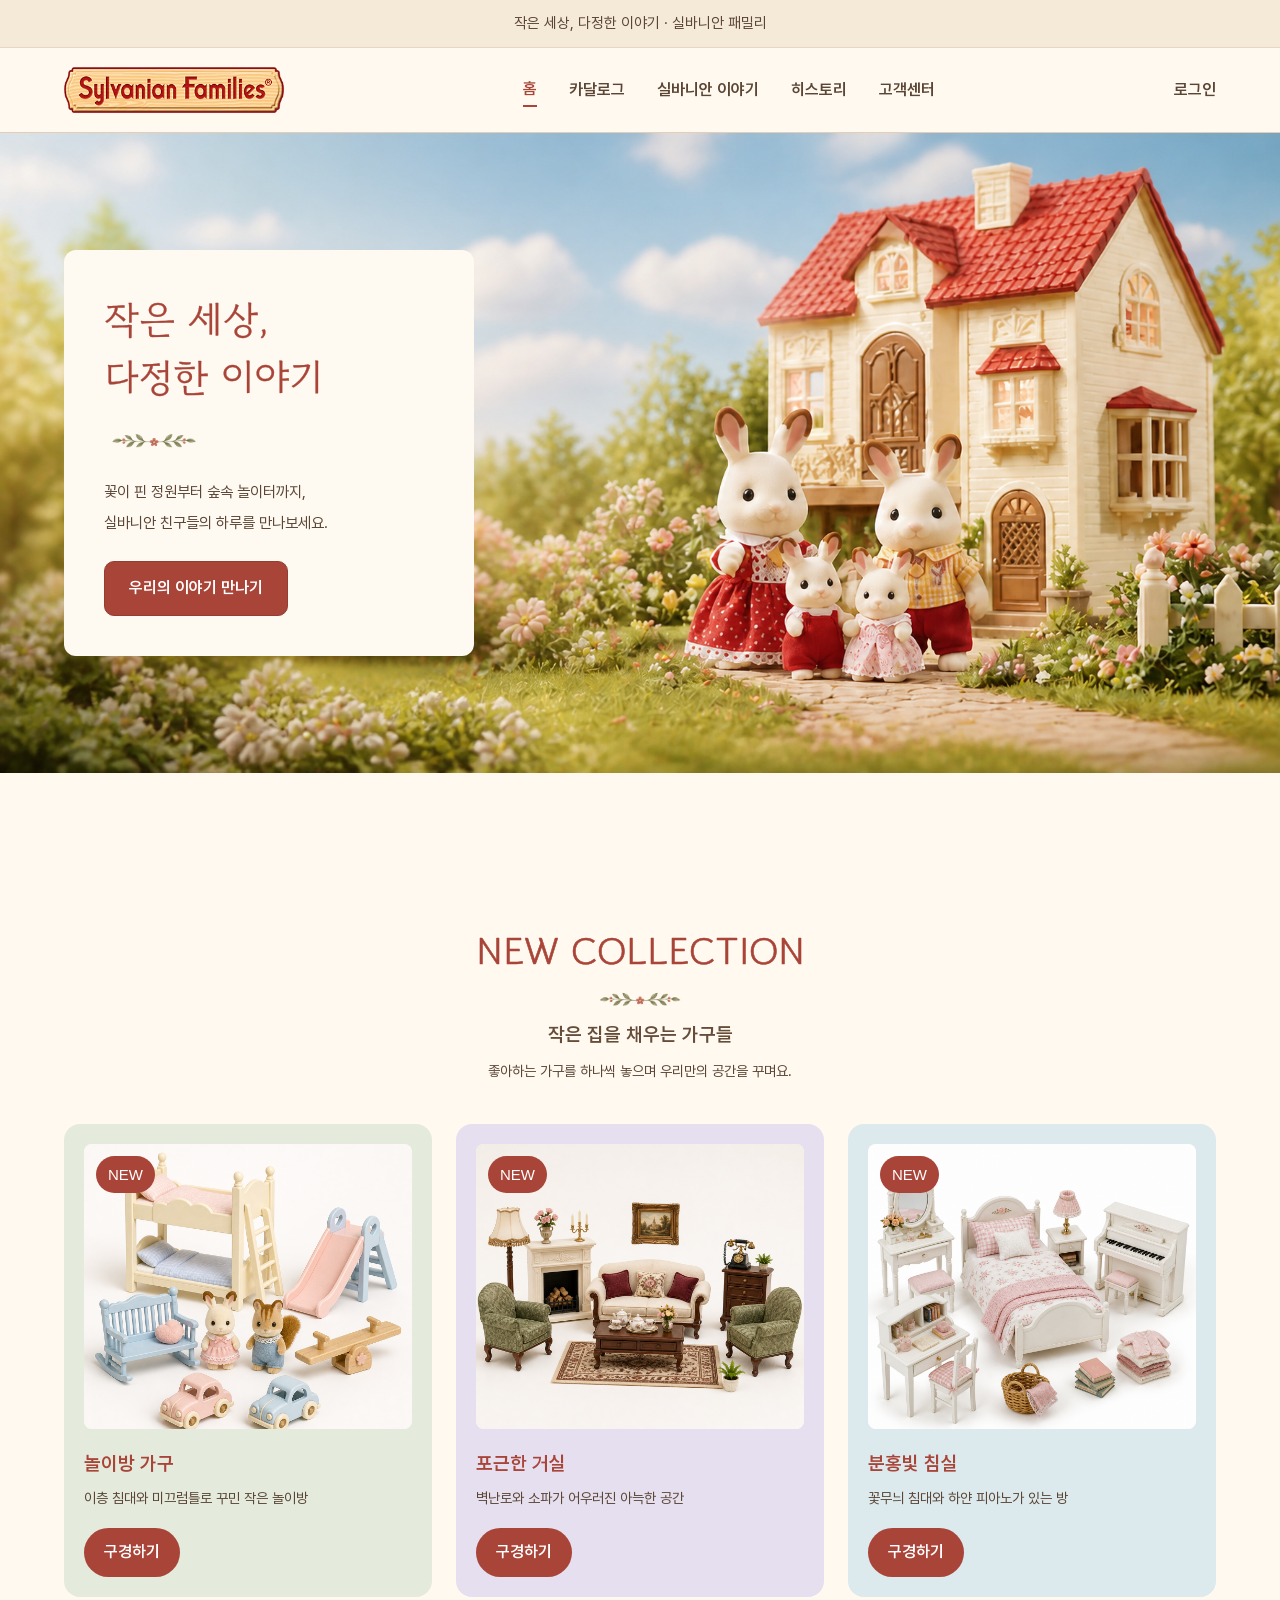
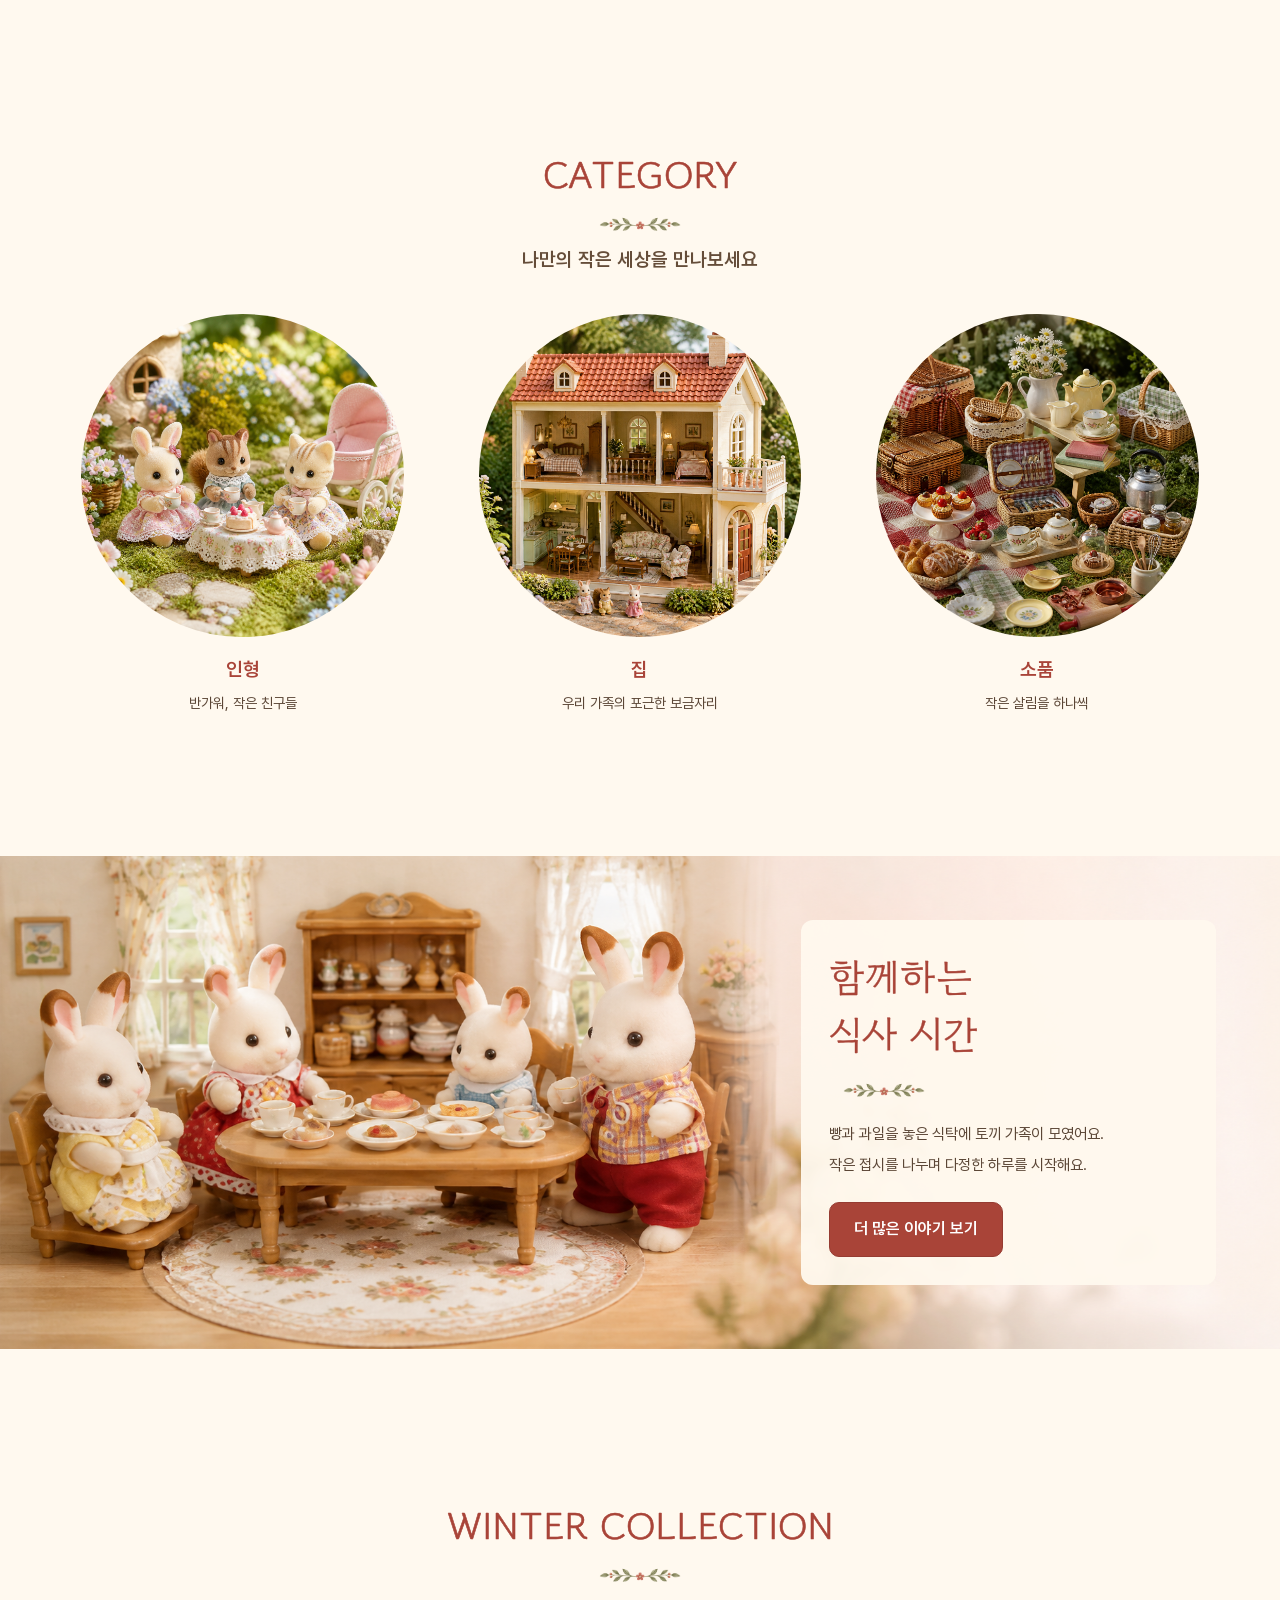
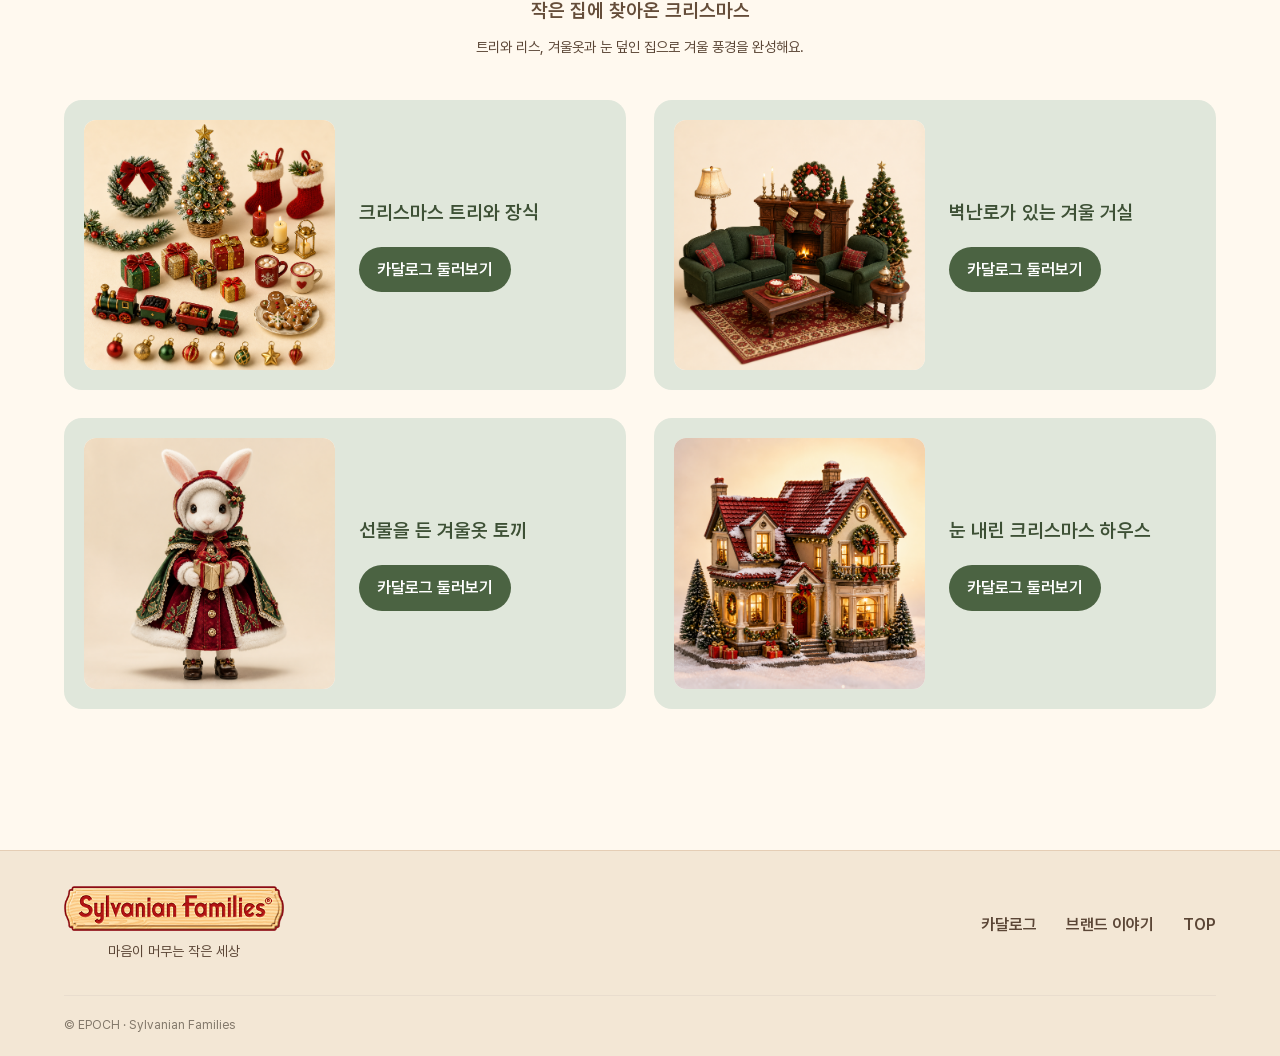
<file: index.html>
<!DOCTYPE html>
<html lang="ko">
    <head>
        <meta charset="UTF-8">
        <meta name="viewport" content="width=device-width, initial-scale=1.0">
        <title>작은 세상, 다정한 이야기 | 실바니안 패밀리</title>
        <link rel="icon" href="favicon/favicon.ico">
        <link rel="stylesheet" href="css/common.css">
        <link rel="stylesheet" href="css/main.css">
        <link rel="stylesheet" href="css/typography.css">
        <link rel="stylesheet" href="css/responsive.css">
        <script src="script/site.js" defer></script>
    </head>
    <body class="home-page">
        <a class="skip" href="#content">본문 바로가기</a>
        <div class="notice">작은 세상, 다정한 이야기 · 실바니안 패밀리</div>
        <!-- 헤더 -->
        <header class="inner">
            <a class="logo" href="index.html">
                <img src="image/logo_sp.png" alt="실바니안 패밀리">
            </a>
            <nav aria-label="주 메뉴">
                <a href="index.html" aria-current="page">홈</a>
                <a href="sub/store.html">카달로그</a>
                <a href="sub/story.html">실바니안 이야기</a>
                <a href="#" onclick="return false;">히스토리</a>
                <a href="#" onclick="return false;">고객센터</a>
            </nav>
            <a class="visit" href="#" onclick="return false;">로그인</a>
        </header>
        <main id="content">
            <!-- 메인 배너 -->
            <section class="section1" data-banner>
                <div class="inner">
                    <div class="copy">
                        <h1>작은 세상,<br>다정한 이야기</h1>
                        <img class="flower" src="image/mainflower.png" alt="">
                        <p>꽃이 핀 정원부터 숲속 놀이터까지,<br>실바니안 친구들의 하루를 만나보세요.</p>
                        <a class="button" href="sub/story.html">우리의 이야기 만나기</a>
                    </div>
                </div>
            </section>

            <!-- 신상품 -->
            <section class="section2 inner">
                <div class="title">
                    <p class="label">NEW COLLECTION</p>
                    <img class="flower" src="image/mainflower.png" alt="">
                    <h2>작은 집을 채우는 가구들</h2>
                    <p>좋아하는 가구를 하나씩 놓으며 우리만의 공간을 꾸며요.</p>
                </div>
                <div class="grid3">
                    <a class="card" href="sub/store.html?category=가구세트">
                        <div class="photo">
                            <span class="badge">NEW</span>
                            <img src="image/main/new(1).png" alt="이층 침대와 미끄럼틀로 꾸민 작은 놀이방" loading="lazy">
                        </div>
                        <h3>놀이방 가구</h3>
                        <p class="desc">이층 침대와 미끄럼틀로 꾸민 작은 놀이방</p>
                        <span class="more">구경하기</span>
                    </a>
                    <a class="card" href="sub/store.html?category=가구세트">
                        <div class="photo">
                            <span class="badge">NEW</span>
                            <img src="image/main/new(2).png" alt="벽난로와 소파가 어우러진 아늑한 공간" loading="lazy">
                        </div>
                        <h3>포근한 거실</h3>
                        <p class="desc">벽난로와 소파가 어우러진 아늑한 공간</p>
                        <span class="more">구경하기</span>
                    </a>
                    <a class="card" href="sub/store.html?category=가구세트">
                        <div class="photo">
                            <span class="badge">NEW</span>
                            <img src="image/main/new(3).png" alt="꽃무늬 침대와 하얀 피아노가 있는 방" loading="lazy">
                        </div>
                        <h3>분홍빛 침실</h3>
                        <p class="desc">꽃무늬 침대와 하얀 피아노가 있는 방</p>
                        <span class="more">구경하기</span>
                    </a>
                </div>
            </section>

            <!-- 카테고리 -->
            <section class="section3 inner">
                <div class="title">
                    <p class="label">CATEGORY</p>
                    <img class="flower" src="image/mainflower.png" alt="">
                    <h2>나만의 작은 세상을 만나보세요</h2>
                </div>
                <div class="categories">
                    <a href="sub/store.html?category=가족">
                        <img src="image/main/category(1).png" alt="정원에서 차를 마시는 동물 인형들" loading="lazy">
                        <h3>인형</h3>
                        <p>반가워, 작은 친구들</p>
                    </a>
                    <a href="sub/store.html?category=집">
                        <img src="image/main/category(3).png" alt="가구로 꾸민 빨간 지붕 이층집" loading="lazy">
                        <h3>집</h3>
                        <p>우리 가족의 포근한 보금자리</p>
                    </a>
                    <a href="sub/store.html?category=소품">
                        <img src="image/main/category(4).png" alt="피크닉 바구니와 찻잔, 주방 소품" loading="lazy">
                        <h3>소품</h3>
                        <p>작은 살림을 하나씩</p>
                    </a>
                </div>
            </section>

            <!-- 가족 이야기 -->
            <section class="section4">
                <img class="banner" src="image/main/섹션배너.png" width="2022" height="778" alt="식탁에 둘러앉아 식사하는 토끼 가족" loading="lazy">
                <div class="inner">
                    <div class="copy">
                        <h2>함께하는<br>식사 시간</h2>
                        <img class="flower" src="image/mainflower.png" alt="">
                        <p>빵과 과일을 놓은 식탁에 토끼 가족이 모였어요.<br>작은 접시를 나누며 다정한 하루를 시작해요.</p>
                        <a class="button" href="sub/story.html">더 많은 이야기 보기</a>
                    </div>
                </div>
            </section>

            <!-- 겨울 컬렉션 -->
            <section class="section5 inner">
                <div class="title">
                    <p class="label">WINTER COLLECTION</p>
                    <img class="flower" src="image/mainflower.png" alt="">
                    <h2>작은 집에 찾아온 크리스마스</h2>
                    <p>트리와 리스, 겨울옷과 눈 덮인 집으로 겨울 풍경을 완성해요.</p>
                </div>
                <div class="grid4">
                    <a class="card" href="sub/store.html">
                        <div class="photo">
                            <img src="image/main/season(1).png" alt="크리스마스 트리와 장식" loading="lazy">
                        </div>
                        <div class="winter-copy">
                            <h3>크리스마스 트리와 장식</h3>
                            <span class="more">카달로그 둘러보기</span>
                        </div>
                    </a>
                    <a class="card" href="sub/store.html">
                        <div class="photo">
                            <img src="image/main/season(2).png" alt="벽난로가 있는 겨울 거실" loading="lazy">
                        </div>
                        <div class="winter-copy">
                            <h3>벽난로가 있는 겨울 거실</h3>
                            <span class="more">카달로그 둘러보기</span>
                        </div>
                    </a>
                    <a class="card" href="sub/store.html">
                        <div class="photo">
                            <img src="image/main/season(3).png" alt="선물을 든 겨울옷 토끼" loading="lazy">
                        </div>
                        <div class="winter-copy">
                            <h3>선물을 든 겨울옷 토끼</h3>
                            <span class="more">카달로그 둘러보기</span>
                        </div>
                    </a>
                    <a class="card" href="sub/store.html">
                        <div class="photo">
                            <img src="image/main/season(4).png" alt="눈 내린 크리스마스 하우스" loading="lazy">
                        </div>
                        <div class="winter-copy">
                            <h3>눈 내린 크리스마스 하우스</h3>
                            <span class="more">카달로그 둘러보기</span>
                        </div>
                    </a>
                </div>
            </section>
        </main>
        <!-- 푸터 -->
        <footer>
            <div class="inner">
                <div class="logo">
                    <img src="image/logo_sp.png" alt="실바니안 패밀리">
                    <span>마음이 머무는 작은 세상</span>
                </div>
                <div>
                    <a href="sub/store.html">카달로그</a>
                    <a href="sub/story.html">브랜드 이야기</a>
                    <a href="#">TOP</a>
                </div>
            </div>
            <div class="inner credit">
                <small>© EPOCH · Sylvanian Families</small>
            </div>
        </footer>
    </body>
</html>
</file>
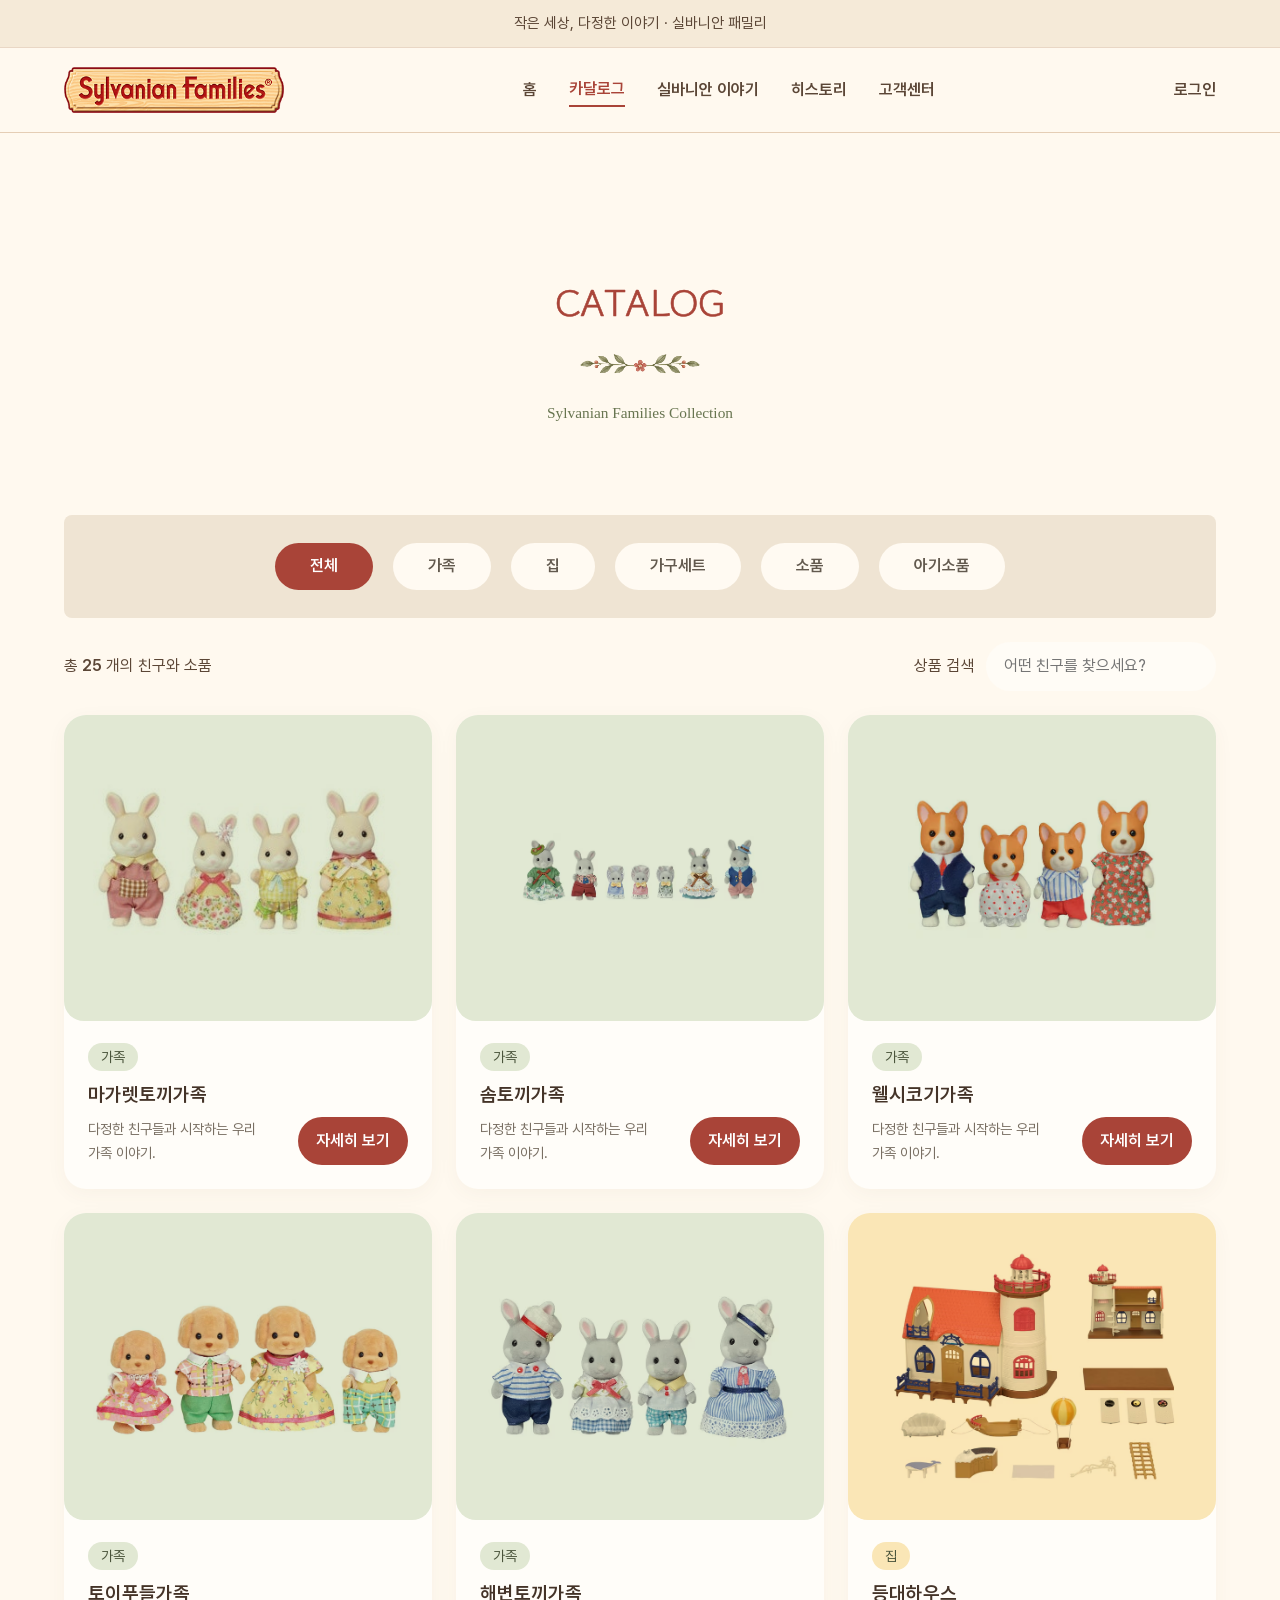
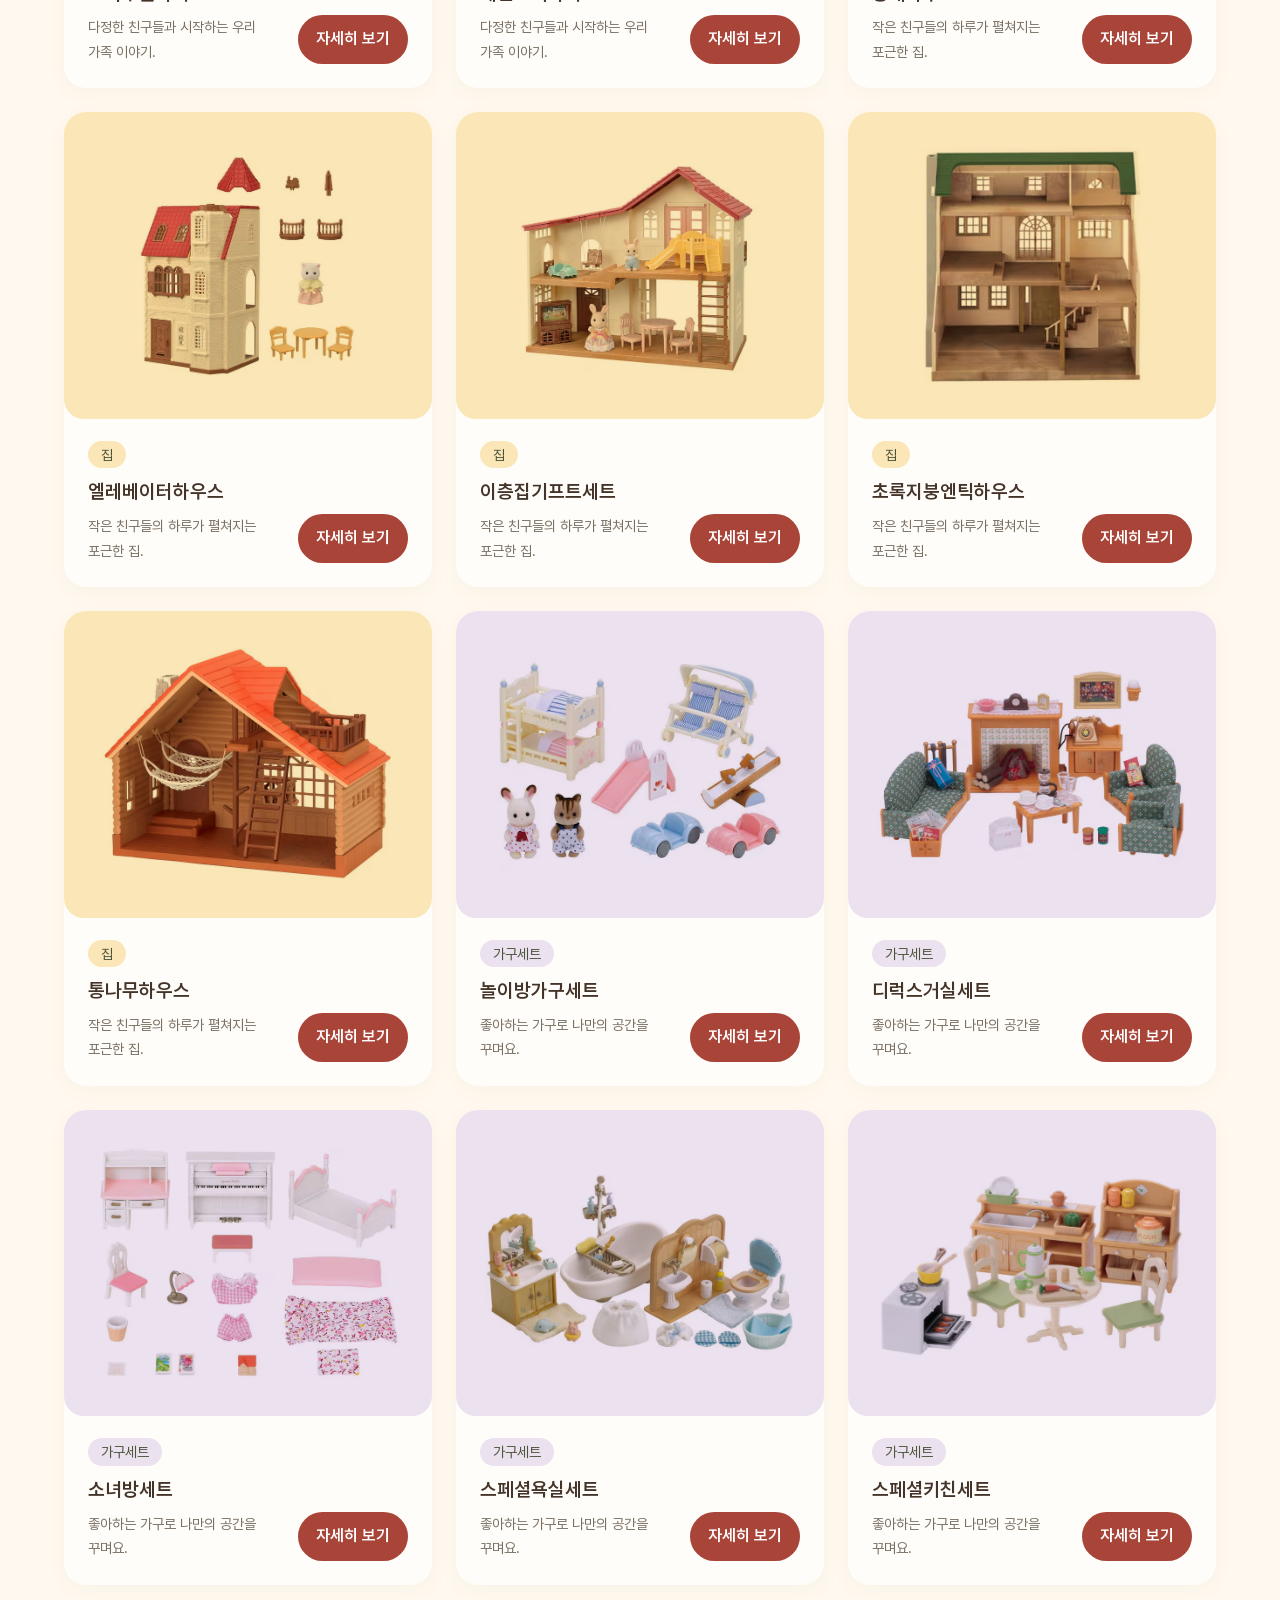
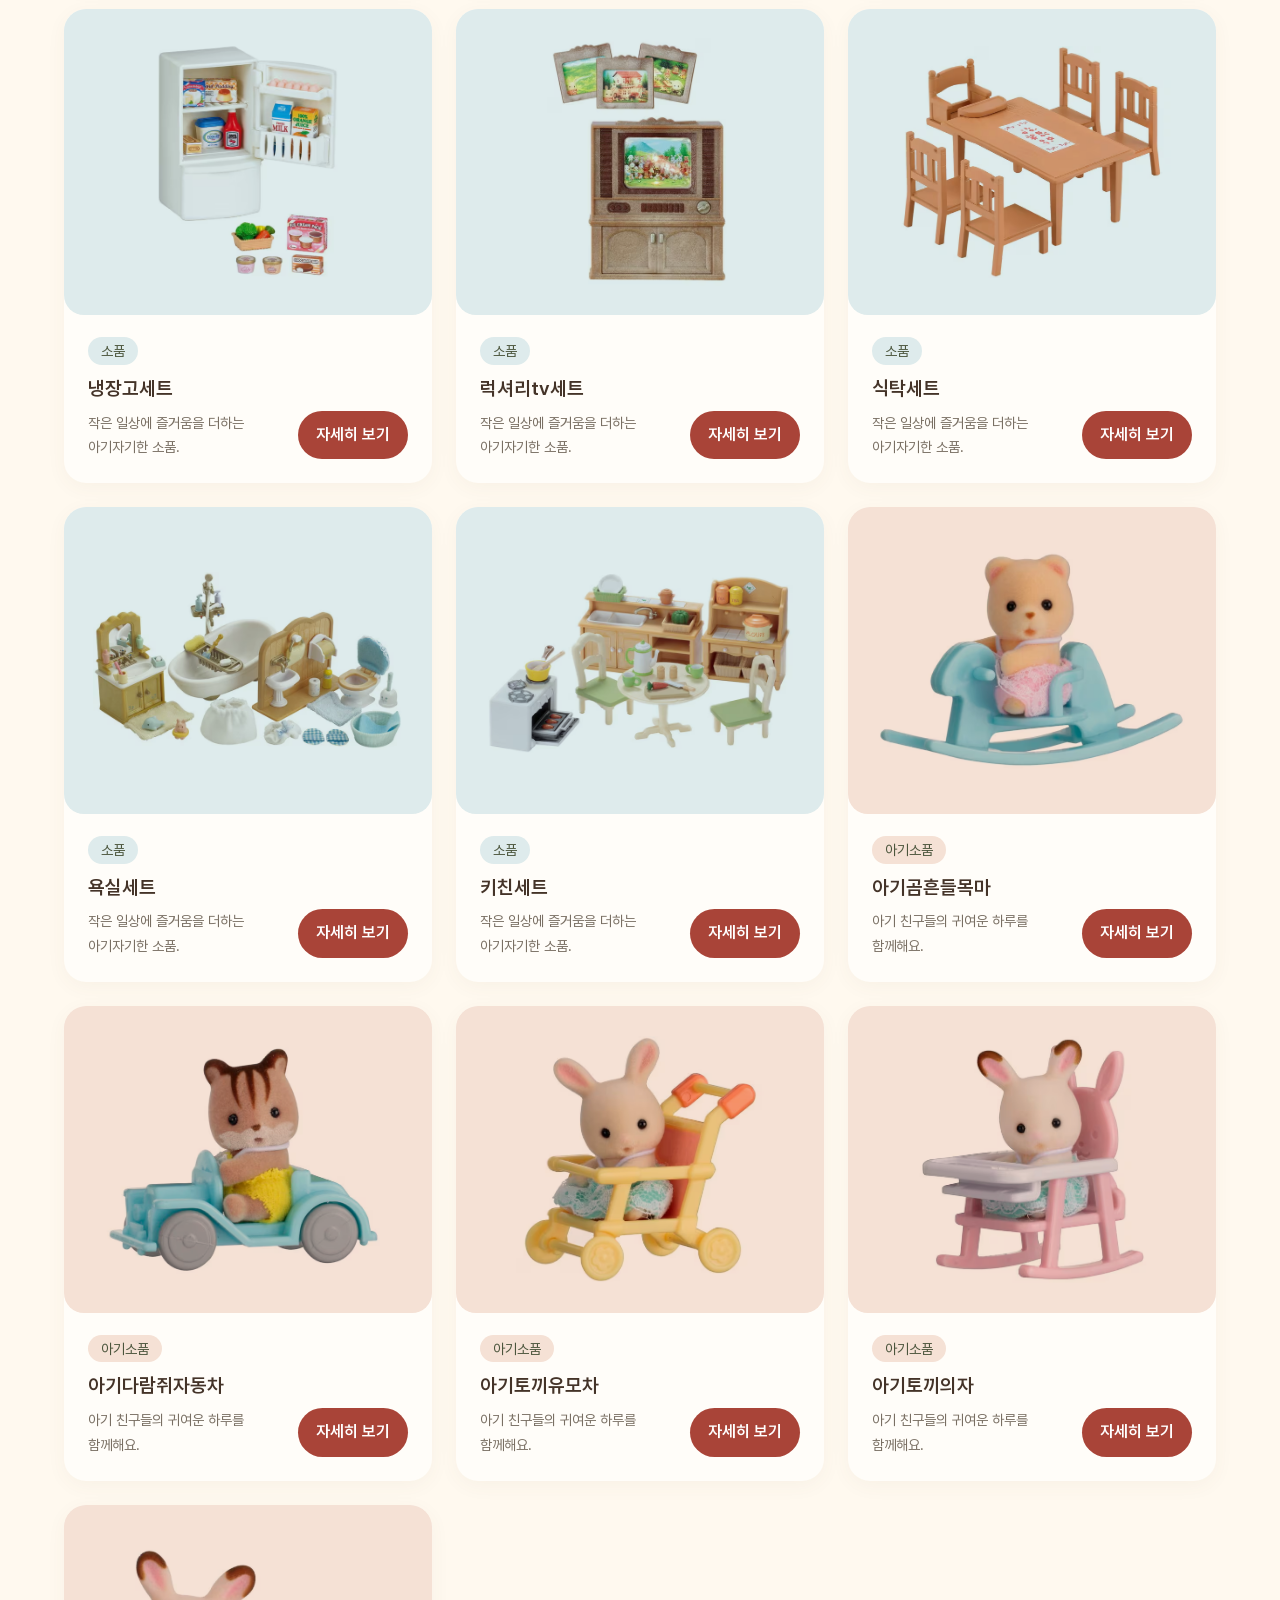
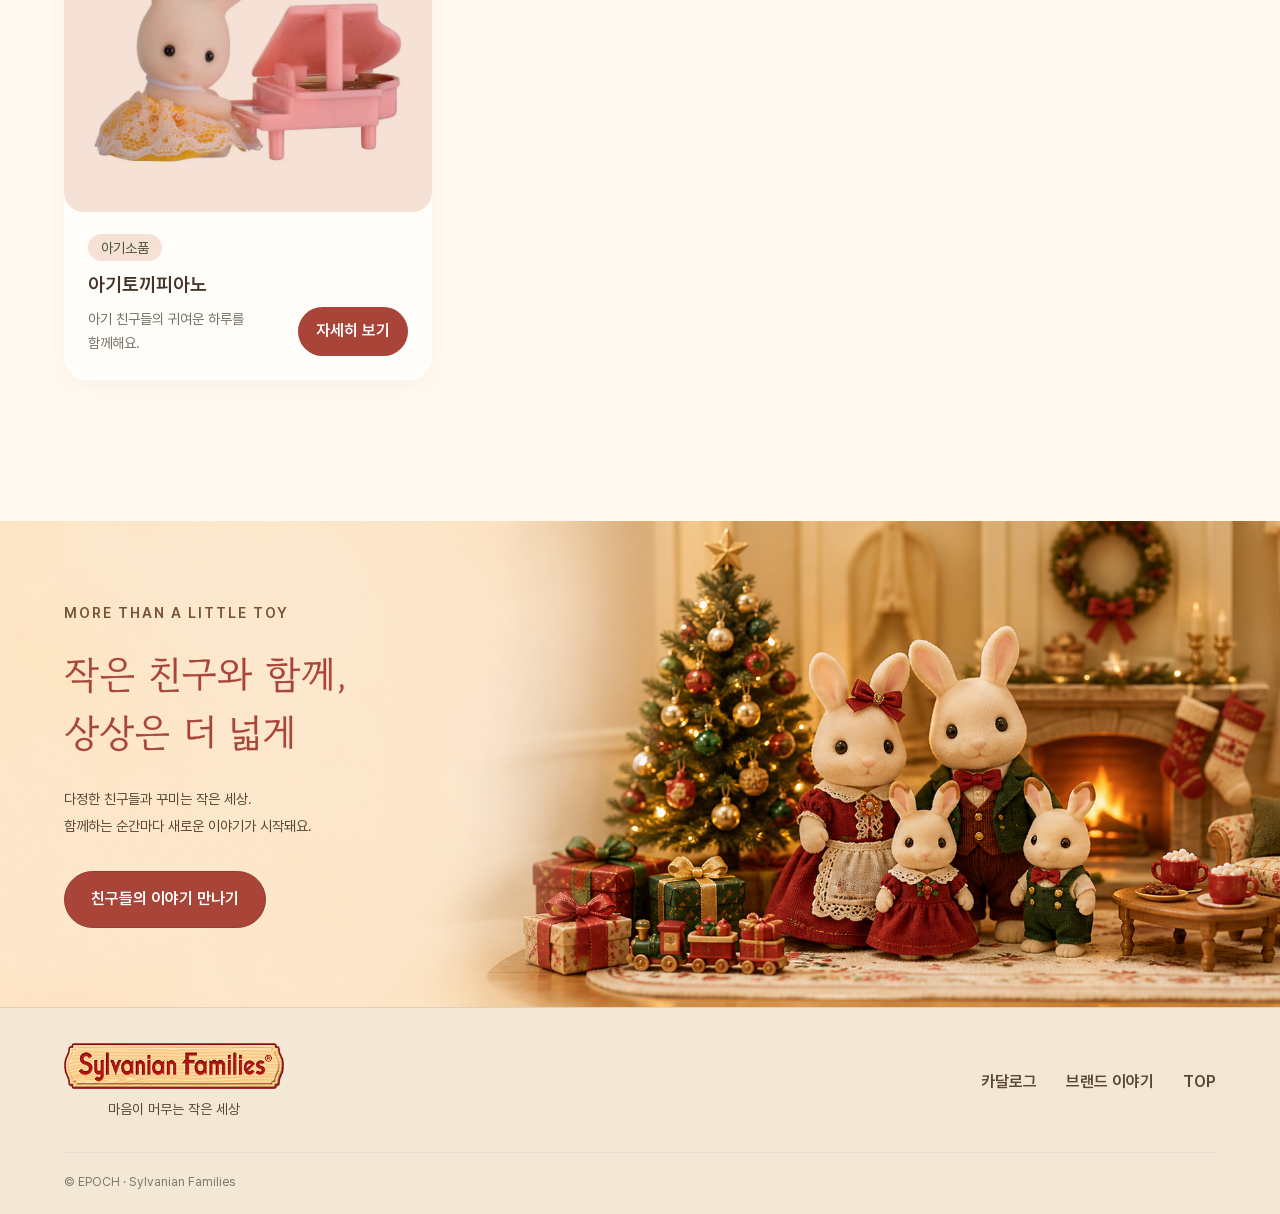
<file: sub/store.html>
<!DOCTYPE html>
<html lang="ko">
    <head>
        <meta charset="UTF-8">
        <meta name="viewport" content="width=device-width, initial-scale=1.0">
        <title>카달로그 | 실바니안 패밀리</title>
        <link rel="icon" href="../favicon/favicon.ico">
        <link rel="stylesheet" href="../css/common.css">
        <link rel="stylesheet" href="../css/store.css">
        <link rel="stylesheet" href="../css/typography.css">
        <link rel="stylesheet" href="../css/responsive.css">
        <script src="../script/site.js" defer></script>
    </head>
    <body class="catalog-page">
        <a class="skip" href="#content">본문 바로가기</a>
        <div class="notice">작은 세상, 다정한 이야기 · 실바니안 패밀리</div>
        <!-- 헤더 -->
        <header class="inner">
            <a class="logo" href="../index.html">
                <img src="../image/logo_sp.png" alt="실바니안 패밀리">
            </a>
            <nav aria-label="주 메뉴">
                <a href="../index.html">홈</a>
                <a href="../sub/store.html" aria-current="page">카달로그</a>
                <a href="../sub/story.html">실바니안 이야기</a>
                <a href="#" onclick="return false;">히스토리</a>
                <a href="#" onclick="return false;">고객센터</a>
            </nav>
            <a class="visit" href="#" onclick="return false;">로그인</a>
        </header>
        <main id="content">

            <!-- 카달로그 소개 -->
            <section class="section1 inner">
                <h1>CATALOG</h1>
                <img class="flower" src="../image/mainflower.png" alt="">
                <p>Sylvanian Families Collection</p>
            </section>

            <!-- 상품 목록 -->
            <section class="section2 inner" aria-label="상품 목록">
                <div class="filters" aria-label="상품 카테고리">
                    <button type="button" data-category="전체" aria-pressed="true">전체</button>
                    <button type="button" data-category="가족" aria-pressed="false">가족</button>
                    <button type="button" data-category="집" aria-pressed="false">집</button>
                    <button type="button" data-category="가구세트" aria-pressed="false">가구세트</button>
                    <button type="button" data-category="소품" aria-pressed="false">소품</button>
                    <button type="button" data-category="아기소품" aria-pressed="false">아기소품</button>
                </div>
                <div class="toolbar">
                    <p aria-live="polite">
                        총
                        <strong id="count">25</strong>
                        개의 친구와 소품
                    </p>
                    <label class="search">
                        상품 검색
                        <input type="search" id="search" placeholder="어떤 친구를 찾으세요?">
                    </label>
                </div>
                <div class="grid4" id="products">
                    <article class="card" data-group="가족" data-name="마가렛토끼가족">
                        <div class="photo">
                            <img src="../image/store/가족/마가렛토끼가족.avif" alt="마가렛토끼가족" loading="lazy">
                        </div>
                        <div class="product-info"><p class="label">가족</p>
                        <h2>마가렛토끼가족</h2>
                        <p class="product-description">다정한 친구들과 시작하는 우리 가족 이야기.</p>
                        <details>
                            <summary>자세히 보기</summary>
                            <p>마가렛토끼가족 · 작은 세상을 꾸미는 실바니안 컬렉션입니다.</p>
                        </details>
                        </div>
                    </article>
                    <article class="card" data-group="가족" data-name="솜토끼가족">
                        <div class="photo">
                            <img src="../image/store/가족/솜토끼가족.avif" alt="솜토끼가족" loading="lazy">
                        </div>
                        <div class="product-info"><p class="label">가족</p>
                        <h2>솜토끼가족</h2>
                        <p class="product-description">다정한 친구들과 시작하는 우리 가족 이야기.</p>
                        <details>
                            <summary>자세히 보기</summary>
                            <p>솜토끼가족 · 작은 세상을 꾸미는 실바니안 컬렉션입니다.</p>
                        </details>
                        </div>
                    </article>
                    <article class="card" data-group="가족" data-name="웰시코기가족">
                        <div class="photo">
                            <img src="../image/store/가족/웰시코기가족.avif" alt="웰시코기가족" loading="lazy">
                        </div>
                        <div class="product-info"><p class="label">가족</p>
                        <h2>웰시코기가족</h2>
                        <p class="product-description">다정한 친구들과 시작하는 우리 가족 이야기.</p>
                        <details>
                            <summary>자세히 보기</summary>
                            <p>웰시코기가족 · 작은 세상을 꾸미는 실바니안 컬렉션입니다.</p>
                        </details>
                        </div>
                    </article>
                    <article class="card" data-group="가족" data-name="토이푸들가족">
                        <div class="photo">
                            <img src="../image/store/가족/토이푸들가족.avif" alt="토이푸들가족" loading="lazy">
                        </div>
                        <div class="product-info"><p class="label">가족</p>
                        <h2>토이푸들가족</h2>
                        <p class="product-description">다정한 친구들과 시작하는 우리 가족 이야기.</p>
                        <details>
                            <summary>자세히 보기</summary>
                            <p>토이푸들가족 · 작은 세상을 꾸미는 실바니안 컬렉션입니다.</p>
                        </details>
                        </div>
                    </article>
                    <article class="card" data-group="가족" data-name="해변토끼가족">
                        <div class="photo">
                            <img src="../image/store/가족/해변토끼가족.avif" alt="해변토끼가족" loading="lazy">
                        </div>
                        <div class="product-info"><p class="label">가족</p>
                        <h2>해변토끼가족</h2>
                        <p class="product-description">다정한 친구들과 시작하는 우리 가족 이야기.</p>
                        <details>
                            <summary>자세히 보기</summary>
                            <p>해변토끼가족 · 작은 세상을 꾸미는 실바니안 컬렉션입니다.</p>
                        </details>
                        </div>
                    </article>
                    <article class="card" data-group="집" data-name="등대하우스">
                        <div class="photo">
                            <img src="../image/store/집/등대하우스.avif" alt="등대하우스" loading="lazy">
                        </div>
                        <div class="product-info"><p class="label">집</p>
                        <h2>등대하우스</h2>
                        <p class="product-description">작은 친구들의 하루가 펼쳐지는 포근한 집.</p>
                        <details>
                            <summary>자세히 보기</summary>
                            <p>등대하우스 · 작은 세상을 꾸미는 실바니안 컬렉션입니다.</p>
                        </details>
                        </div>
                    </article>
                    <article class="card" data-group="집" data-name="엘레베이터하우스">
                        <div class="photo">
                            <img src="../image/store/집/엘레베이터하우스.avif" alt="엘레베이터하우스" loading="lazy">
                        </div>
                        <div class="product-info"><p class="label">집</p>
                        <h2>엘레베이터하우스</h2>
                        <p class="product-description">작은 친구들의 하루가 펼쳐지는 포근한 집.</p>
                        <details>
                            <summary>자세히 보기</summary>
                            <p>엘레베이터하우스 · 작은 세상을 꾸미는 실바니안 컬렉션입니다.</p>
                        </details>
                        </div>
                    </article>
                    <article class="card" data-group="집" data-name="이층집기프트세트">
                        <div class="photo">
                            <img src="../image/store/집/이층집기프트세트.avif" alt="이층집기프트세트" loading="lazy">
                        </div>
                        <div class="product-info"><p class="label">집</p>
                        <h2>이층집기프트세트</h2>
                        <p class="product-description">작은 친구들의 하루가 펼쳐지는 포근한 집.</p>
                        <details>
                            <summary>자세히 보기</summary>
                            <p>이층집기프트세트 · 작은 세상을 꾸미는 실바니안 컬렉션입니다.</p>
                        </details>
                        </div>
                    </article>
                    <article class="card" data-group="집" data-name="초록지붕엔틱하우스">
                        <div class="photo">
                            <img src="../image/store/집/초록지붕엔틱하우스.avif" alt="초록지붕엔틱하우스" loading="lazy">
                        </div>
                        <div class="product-info"><p class="label">집</p>
                        <h2>초록지붕엔틱하우스</h2>
                        <p class="product-description">작은 친구들의 하루가 펼쳐지는 포근한 집.</p>
                        <details>
                            <summary>자세히 보기</summary>
                            <p>초록지붕엔틱하우스 · 작은 세상을 꾸미는 실바니안 컬렉션입니다.</p>
                        </details>
                        </div>
                    </article>
                    <article class="card" data-group="집" data-name="통나무하우스">
                        <div class="photo">
                            <img src="../image/store/집/통나무하우스.avif" alt="통나무하우스" loading="lazy">
                        </div>
                        <div class="product-info"><p class="label">집</p>
                        <h2>통나무하우스</h2>
                        <p class="product-description">작은 친구들의 하루가 펼쳐지는 포근한 집.</p>
                        <details>
                            <summary>자세히 보기</summary>
                            <p>통나무하우스 · 작은 세상을 꾸미는 실바니안 컬렉션입니다.</p>
                        </details>
                        </div>
                    </article>
                    <article class="card" data-group="가구세트" data-name="놀이방가구세트">
                        <div class="photo">
                            <img src="../image/store/가구세트/놀이방가구세트.avif" alt="놀이방가구세트" loading="lazy">
                        </div>
                        <div class="product-info"><p class="label">가구세트</p>
                        <h2>놀이방가구세트</h2>
                        <p class="product-description">좋아하는 가구로 나만의 공간을 꾸며요.</p>
                        <details>
                            <summary>자세히 보기</summary>
                            <p>놀이방가구세트 · 작은 세상을 꾸미는 실바니안 컬렉션입니다.</p>
                        </details>
                        </div>
                    </article>
                    <article class="card" data-group="가구세트" data-name="디럭스거실세트">
                        <div class="photo">
                            <img src="../image/store/가구세트/디럭스거실세트.avif" alt="디럭스거실세트" loading="lazy">
                        </div>
                        <div class="product-info"><p class="label">가구세트</p>
                        <h2>디럭스거실세트</h2>
                        <p class="product-description">좋아하는 가구로 나만의 공간을 꾸며요.</p>
                        <details>
                            <summary>자세히 보기</summary>
                            <p>디럭스거실세트 · 작은 세상을 꾸미는 실바니안 컬렉션입니다.</p>
                        </details>
                        </div>
                    </article>
                    <article class="card" data-group="가구세트" data-name="소녀방세트">
                        <div class="photo">
                            <img src="../image/store/가구세트/소녀방세트.avif" alt="소녀방세트" loading="lazy">
                        </div>
                        <div class="product-info"><p class="label">가구세트</p>
                        <h2>소녀방세트</h2>
                        <p class="product-description">좋아하는 가구로 나만의 공간을 꾸며요.</p>
                        <details>
                            <summary>자세히 보기</summary>
                            <p>소녀방세트 · 작은 세상을 꾸미는 실바니안 컬렉션입니다.</p>
                        </details>
                        </div>
                    </article>
                    <article class="card" data-group="가구세트" data-name="스페셜욕실세트">
                        <div class="photo">
                            <img src="../image/store/가구세트/스페셜욕실세트.avif" alt="스페셜욕실세트" loading="lazy">
                        </div>
                        <div class="product-info"><p class="label">가구세트</p>
                        <h2>스페셜욕실세트</h2>
                        <p class="product-description">좋아하는 가구로 나만의 공간을 꾸며요.</p>
                        <details>
                            <summary>자세히 보기</summary>
                            <p>스페셜욕실세트 · 작은 세상을 꾸미는 실바니안 컬렉션입니다.</p>
                        </details>
                        </div>
                    </article>
                    <article class="card" data-group="가구세트" data-name="스페셜키친세트">
                        <div class="photo">
                            <img src="../image/store/가구세트/스페셜키친세트.avif" alt="스페셜키친세트" loading="lazy">
                        </div>
                        <div class="product-info"><p class="label">가구세트</p>
                        <h2>스페셜키친세트</h2>
                        <p class="product-description">좋아하는 가구로 나만의 공간을 꾸며요.</p>
                        <details>
                            <summary>자세히 보기</summary>
                            <p>스페셜키친세트 · 작은 세상을 꾸미는 실바니안 컬렉션입니다.</p>
                        </details>
                        </div>
                    </article>
                    <article class="card" data-group="소품" data-name="냉장고세트">
                        <div class="photo">
                            <img src="../image/store/소품/냉장고세트.avif" alt="냉장고세트" loading="lazy">
                        </div>
                        <div class="product-info"><p class="label">소품</p>
                        <h2>냉장고세트</h2>
                        <p class="product-description">작은 일상에 즐거움을 더하는 아기자기한 소품.</p>
                        <details>
                            <summary>자세히 보기</summary>
                            <p>냉장고세트 · 작은 세상을 꾸미는 실바니안 컬렉션입니다.</p>
                        </details>
                        </div>
                    </article>
                    <article class="card" data-group="소품" data-name="럭셔리tv세트">
                        <div class="photo">
                            <img src="../image/store/소품/럭셔리tv세트.avif" alt="럭셔리tv세트" loading="lazy">
                        </div>
                        <div class="product-info"><p class="label">소품</p>
                        <h2>럭셔리tv세트</h2>
                        <p class="product-description">작은 일상에 즐거움을 더하는 아기자기한 소품.</p>
                        <details>
                            <summary>자세히 보기</summary>
                            <p>럭셔리tv세트 · 작은 세상을 꾸미는 실바니안 컬렉션입니다.</p>
                        </details>
                        </div>
                    </article>
                    <article class="card" data-group="소품" data-name="식탁세트">
                        <div class="photo">
                            <img src="../image/store/소품/식탁세트.avif" alt="식탁세트" loading="lazy">
                        </div>
                        <div class="product-info"><p class="label">소품</p>
                        <h2>식탁세트</h2>
                        <p class="product-description">작은 일상에 즐거움을 더하는 아기자기한 소품.</p>
                        <details>
                            <summary>자세히 보기</summary>
                            <p>식탁세트 · 작은 세상을 꾸미는 실바니안 컬렉션입니다.</p>
                        </details>
                        </div>
                    </article>
                    <article class="card" data-group="소품" data-name="욕실세트">
                        <div class="photo">
                            <img src="../image/store/소품/욕실세트.avif" alt="욕실세트" loading="lazy">
                        </div>
                        <div class="product-info"><p class="label">소품</p>
                        <h2>욕실세트</h2>
                        <p class="product-description">작은 일상에 즐거움을 더하는 아기자기한 소품.</p>
                        <details>
                            <summary>자세히 보기</summary>
                            <p>욕실세트 · 작은 세상을 꾸미는 실바니안 컬렉션입니다.</p>
                        </details>
                        </div>
                    </article>
                    <article class="card" data-group="소품" data-name="키친세트">
                        <div class="photo">
                            <img src="../image/store/소품/키친세트.avif" alt="키친세트" loading="lazy">
                        </div>
                        <div class="product-info"><p class="label">소품</p>
                        <h2>키친세트</h2>
                        <p class="product-description">작은 일상에 즐거움을 더하는 아기자기한 소품.</p>
                        <details>
                            <summary>자세히 보기</summary>
                            <p>키친세트 · 작은 세상을 꾸미는 실바니안 컬렉션입니다.</p>
                        </details>
                        </div>
                    </article>
                    <article class="card" data-group="아기소품" data-name="아기곰흔들목마">
                        <div class="photo">
                            <img src="../image/store/아기소품/아기곰흔들목마.avif" alt="아기곰흔들목마" loading="lazy">
                        </div>
                        <div class="product-info"><p class="label">아기소품</p>
                        <h2>아기곰흔들목마</h2>
                        <p class="product-description">아기 친구들의 귀여운 하루를 함께해요.</p>
                        <details>
                            <summary>자세히 보기</summary>
                            <p>아기곰흔들목마 · 작은 세상을 꾸미는 실바니안 컬렉션입니다.</p>
                        </details>
                        </div>
                    </article>
                    <article class="card" data-group="아기소품" data-name="아기다람쥐자동차">
                        <div class="photo">
                            <img src="../image/store/아기소품/아기다람쥐자동차.avif" alt="아기다람쥐자동차" loading="lazy">
                        </div>
                        <div class="product-info"><p class="label">아기소품</p>
                        <h2>아기다람쥐자동차</h2>
                        <p class="product-description">아기 친구들의 귀여운 하루를 함께해요.</p>
                        <details>
                            <summary>자세히 보기</summary>
                            <p>아기다람쥐자동차 · 작은 세상을 꾸미는 실바니안 컬렉션입니다.</p>
                        </details>
                        </div>
                    </article>
                    <article class="card" data-group="아기소품" data-name="아기토끼유모차">
                        <div class="photo">
                            <img src="../image/store/아기소품/아기토끼유모차.avif" alt="아기토끼유모차" loading="lazy">
                        </div>
                        <div class="product-info"><p class="label">아기소품</p>
                        <h2>아기토끼유모차</h2>
                        <p class="product-description">아기 친구들의 귀여운 하루를 함께해요.</p>
                        <details>
                            <summary>자세히 보기</summary>
                            <p>아기토끼유모차 · 작은 세상을 꾸미는 실바니안 컬렉션입니다.</p>
                        </details>
                        </div>
                    </article>
                    <article class="card" data-group="아기소품" data-name="아기토끼의자">
                        <div class="photo">
                            <img src="../image/store/아기소품/아기토끼의자.avif" alt="아기토끼의자" loading="lazy">
                        </div>
                        <div class="product-info"><p class="label">아기소품</p>
                        <h2>아기토끼의자</h2>
                        <p class="product-description">아기 친구들의 귀여운 하루를 함께해요.</p>
                        <details>
                            <summary>자세히 보기</summary>
                            <p>아기토끼의자 · 작은 세상을 꾸미는 실바니안 컬렉션입니다.</p>
                        </details>
                        </div>
                    </article>
                    <article class="card" data-group="아기소품" data-name="아기토끼피아노">
                        <div class="photo">
                            <img src="../image/store/아기소품/아기토끼피아노.avif" alt="아기토끼피아노" loading="lazy">
                        </div>
                        <div class="product-info"><p class="label">아기소품</p>
                        <h2>아기토끼피아노</h2>
                        <p class="product-description">아기 친구들의 귀여운 하루를 함께해요.</p>
                        <details>
                            <summary>자세히 보기</summary>
                            <p>아기토끼피아노 · 작은 세상을 꾸미는 실바니안 컬렉션입니다.</p>
                        </details>
                        </div>
                    </article>
                </div>
                <p id="empty" class="empty" hidden>검색 결과가 없어요. 다른 이름으로 찾아보세요.</p>
            </section>

            <!-- 스토리 히어로 -->
            <section class="store-hero" aria-labelledby="store-hero-title">
                <img src="../image/store/하단섹션배너.png" width="2172" height="724" alt="크리스마스 트리와 벽난로 앞에 모인 토끼 가족" loading="lazy">
                <div class="inner">
                    <div class="store-hero-copy">
                    <p class="label">MORE THAN A LITTLE TOY</p>
                    <h2 id="store-hero-title">
                        작은 친구와 함께,
                        <br>
                        상상은 더 넓게
                    </h2>
                    <p class="store-hero-description">다정한 친구들과 꾸미는 작은 세상.<br> 함께하는 순간마다 새로운 이야기가 시작돼요.</p>
                    <a class="button" href="story.html">친구들의 이야기 만나기</a>
                    </div>
                </div>
            </section>
        </main>
        <!-- 푸터 -->
        <footer>
            <div class="inner">
                <div class="logo">
                    <img src="../image/logo_sp.png" alt="실바니안 패밀리">
                    <span>마음이 머무는 작은 세상</span>
                </div>
                <div>
                    <a href="../sub/store.html">카달로그</a>
                    <a href="../sub/story.html">브랜드 이야기</a>
                    <a href="#">TOP</a>
                </div>
            </div>
            <div class="inner credit">
                <small>© EPOCH · Sylvanian Families</small>
            </div>
        </footer>
    </body>
</html>
</file>
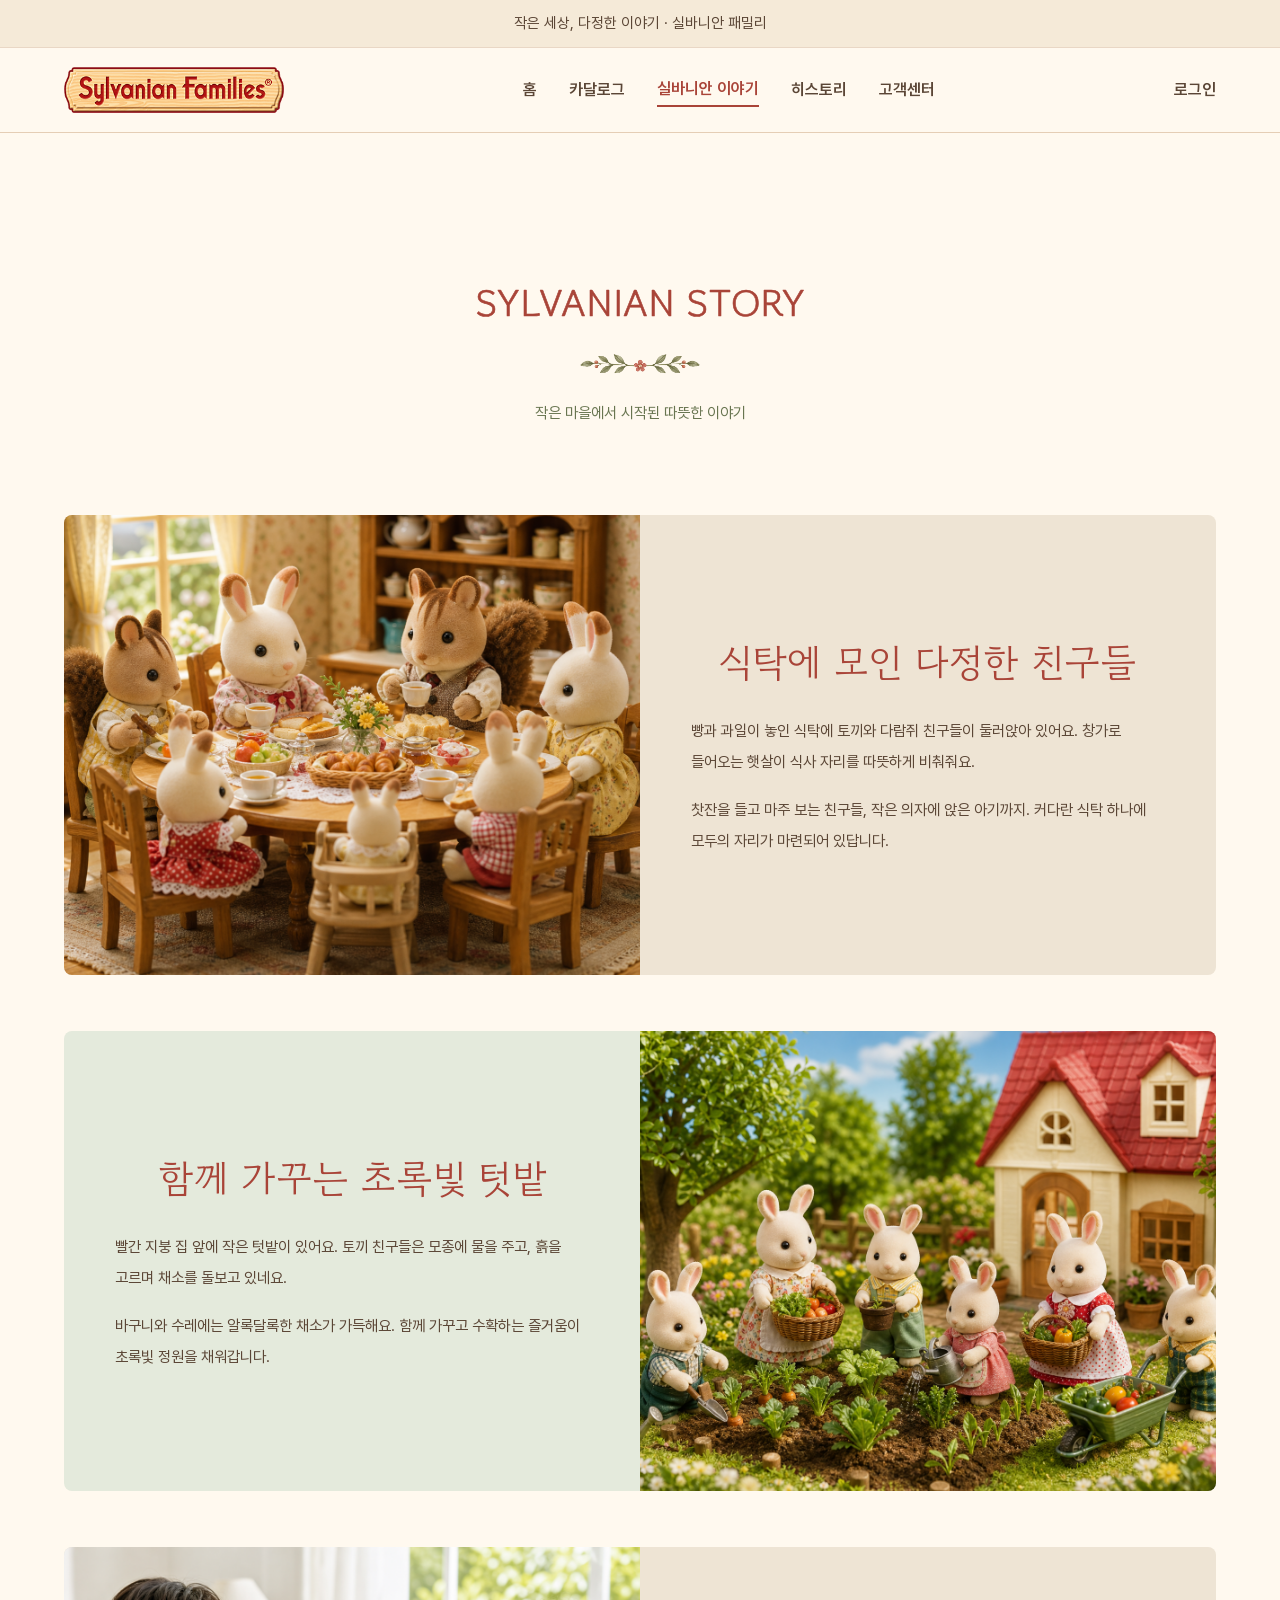
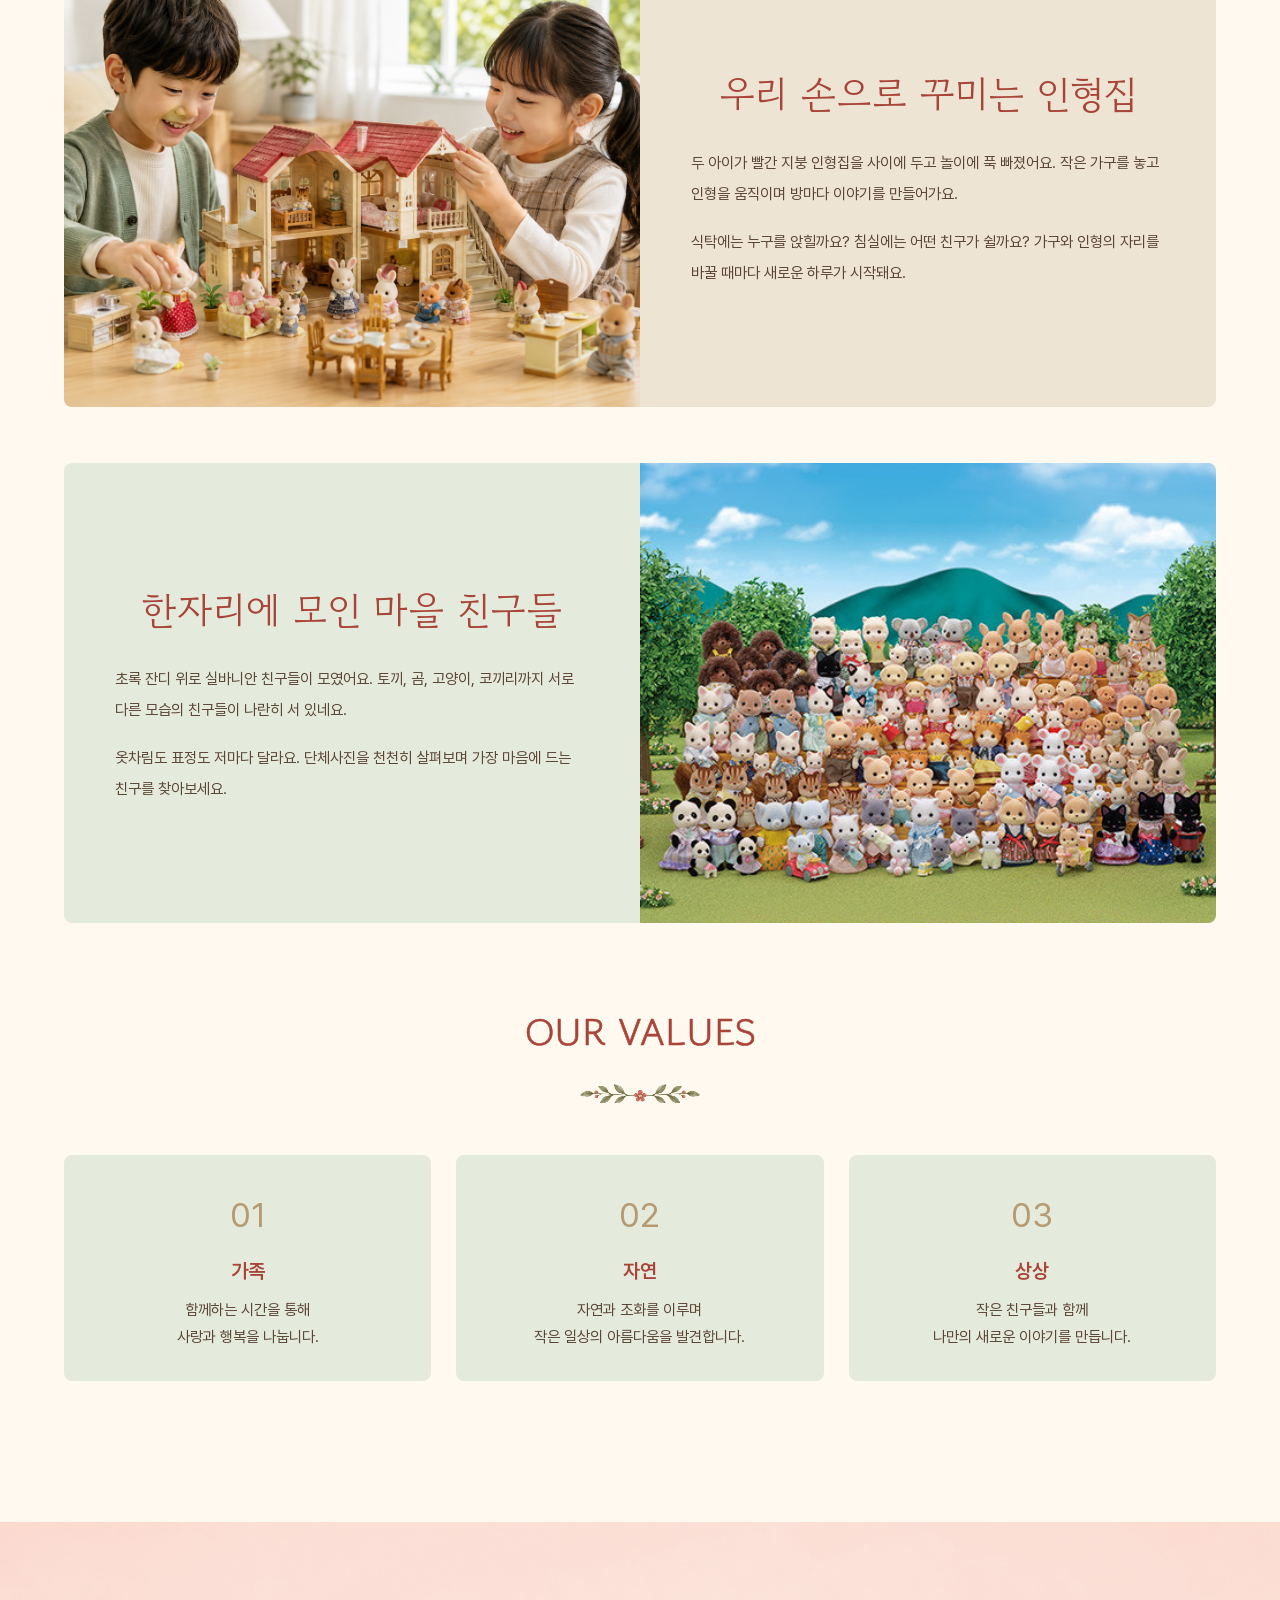
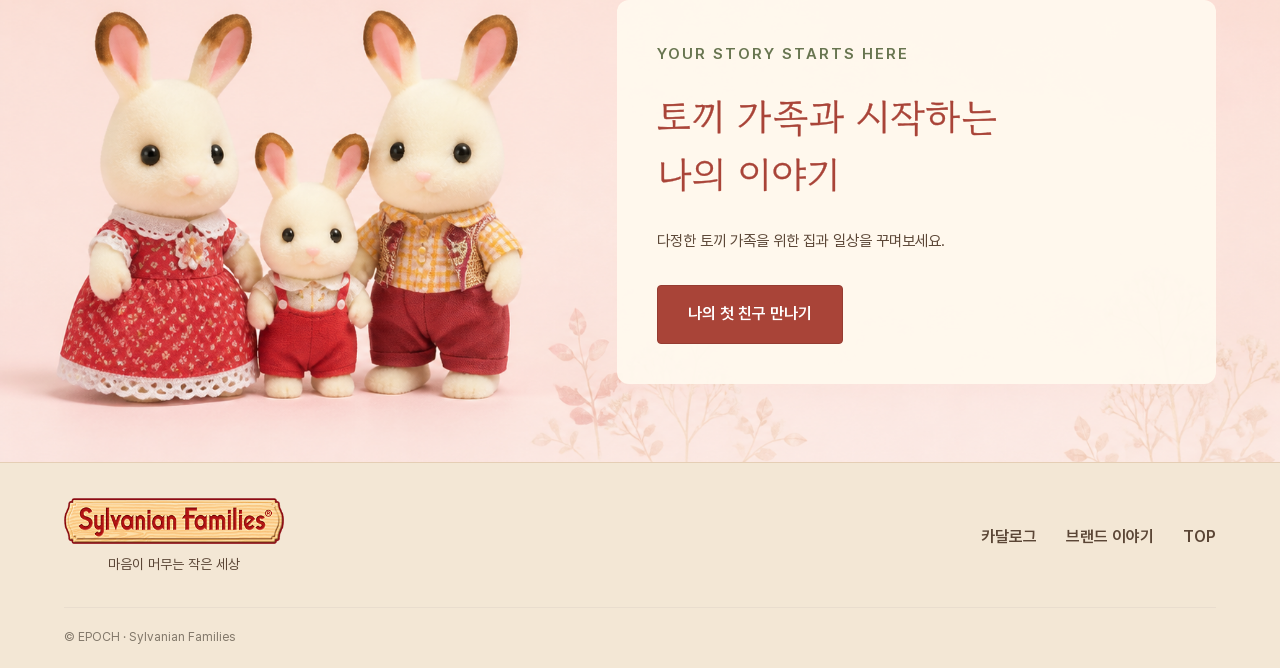
<file: sub/story.html>
<!DOCTYPE html>
<html lang="ko">
    <head>
        <meta charset="UTF-8">
        <meta name="viewport" content="width=device-width, initial-scale=1.0">
        <title>실바니안 이야기 | 실바니안 패밀리</title>
        <link rel="icon" href="../favicon/favicon.ico">
        <link rel="stylesheet" href="../css/common.css">
        <link rel="stylesheet" href="../css/story.css">
        <link rel="stylesheet" href="../css/typography.css">
        <link rel="stylesheet" href="../css/responsive.css">
        <script src="../script/site.js" defer></script>
    </head>
    <body class="story-page">
        <a class="skip" href="#content">본문 바로가기</a>
        <div class="notice">작은 세상, 다정한 이야기 · 실바니안 패밀리</div>
        <!-- 헤더 -->
        <header class="inner">
            <a class="logo" href="../index.html">
                <img src="../image/logo_sp.png" alt="실바니안 패밀리">
            </a>
            <nav aria-label="주 메뉴">
                <a href="../index.html">홈</a>
                <a href="../sub/store.html">카달로그</a>
                <a href="../sub/story.html" aria-current="page">실바니안 이야기</a>
                <a href="#" onclick="return false;">히스토리</a>
                <a href="#" onclick="return false;">고객센터</a>
            </nav>
            <a class="visit" href="#" onclick="return false;">로그인</a>
        </header>
        <main id="content">

            <!-- 페이지 소개 -->
            <section class="section1 inner">
                <h1>SYLVANIAN STORY</h1>
                <img class="flower" src="../image/mainflower.png" alt="">
                <p>작은 마을에서 시작된 따뜻한 이야기</p>
            </section>

            <!-- 마을 이야기 -->
            <section class="section2 inner" aria-label="실바니안 마을 이야기">
                <article>
                    <img src="../image/story/story(1).png" alt="빵과 과일이 놓인 식탁에 둘러앉은 토끼와 다람쥐 인형들" loading="lazy">
                    <div>
                        <h2>식탁에 모인 다정한 친구들</h2>
                        <p>빵과 과일이 놓인 식탁에 토끼와 다람쥐 친구들이 둘러앉아 있어요. 창가로 들어오는 햇살이 식사 자리를 따뜻하게 비춰줘요.</p>
                        <p>찻잔을 들고 마주 보는 친구들, 작은 의자에 앉은 아기까지. 커다란 식탁 하나에 모두의 자리가 마련되어 있답니다.</p>
                    </div>
                </article>
                <article>
                    <img src="../image/story/story(2).png" alt="집 앞 텃밭에서 물을 주고 채소를 수확하는 토끼 인형들" loading="lazy">
                    <div>
                        <h2>함께 가꾸는 초록빛 텃밭</h2>
                        <p>빨간 지붕 집 앞에 작은 텃밭이 있어요. 토끼 친구들은 모종에 물을 주고, 흙을 고르며 채소를 돌보고 있네요.</p>
                        <p>바구니와 수레에는 알록달록한 채소가 가득해요. 함께 가꾸고 수확하는 즐거움이 초록빛 정원을 채워갑니다.</p>
                    </div>
                </article>
                <article>
                    <img src="../image/story/story(3).png" alt="빨간 지붕 인형집과 동물 인형으로 함께 노는 두 아이" loading="lazy">
                    <div>
                        <h2>우리 손으로 꾸미는 인형집</h2>
                        <p>두 아이가 빨간 지붕 인형집을 사이에 두고 놀이에 푹 빠졌어요. 작은 가구를 놓고 인형을 움직이며 방마다 이야기를 만들어가요.</p>
                        <p>식탁에는 누구를 앉힐까요? 침실에는 어떤 친구가 쉴까요? 가구와 인형의 자리를 바꿀 때마다 새로운 하루가 시작돼요.</p>
                    </div>
                </article>
                <article>
                    <img src="../image/story/story(4).jpg" alt="푸른 하늘과 나무를 배경으로 잔디 위에 모인 여러 동물 인형들" loading="lazy">
                    <div>
                        <h2>한자리에 모인 마을 친구들</h2>
                        <p>초록 잔디 위로 실바니안 친구들이 모였어요. 토끼, 곰, 고양이, 코끼리까지 서로 다른 모습의 친구들이 나란히 서 있네요.</p>
                        <p>옷차림도 표정도 저마다 달라요. 단체사진을 천천히 살펴보며 가장 마음에 드는 친구를 찾아보세요.</p>
                    </div>
                </article>
            </section>

            <!-- 브랜드 가치 -->
            <section class="section3 inner">
                <h2>OUR VALUES</h2>
                <img class="flower" src="../image/mainflower.png" alt="">
                <div class="values">
                    <article>
                        <span>01</span>
                        <h3>가족</h3>
                        <p>
                            함께하는 시간을 통해
                            <br>
                            사랑과 행복을 나눕니다.
                        </p>
                    </article>
                    <article>
                        <span>02</span>
                        <h3>자연</h3>
                        <p>
                            자연과 조화를 이루며
                            <br>
                            작은 일상의 아름다움을 발견합니다.
                        </p>
                    </article>
                    <article>
                        <span>03</span>
                        <h3>상상</h3>
                        <p>
                            작은 친구들과 함께
                            <br>
                            나만의 새로운 이야기를 만듭니다.
                        </p>
                    </article>
                </div>
            </section>

            <!-- 히어로 -->
            <section class="section4">
                <img src="../image/story/하단배너.png" alt="나란히 서 있는 토끼 가족 세 인형" loading="lazy">
                <div class="inner">
                    <div class="copy">
                        <p class="label">YOUR STORY STARTS HERE</p>
                        <h2>
                            토끼 가족과 시작하는
                            <br>
                            나의 이야기
                        </h2>
                        <p>다정한 토끼 가족을 위한 집과 일상을 꾸며보세요.</p>
                        <a class="button" href="store.html">나의 첫 친구 만나기</a>
                    </div>
                </div>
            </section>
        </main>
        <!-- 푸터 -->
        <footer>
            <div class="inner">
                <div class="logo">
                    <img src="../image/logo_sp.png" alt="실바니안 패밀리">
                    <span>마음이 머무는 작은 세상</span>
                </div>
                <div>
                    <a href="../sub/store.html">카달로그</a>
                    <a href="../sub/story.html">브랜드 이야기</a>
                    <a href="#">TOP</a>
                </div>
            </div>
            <div class="inner credit">
                <small>© EPOCH · Sylvanian Families</small>
            </div>
        </footer>
    </body>
</html>
</file>
<file: css/common.css>
/* 기본 */
* {
    margin: 0;
    padding: 0;
    box-sizing: border-box;
}

html {
    scroll-behavior: smooth;
}

body {
    background: #fff9ef;
    color: #5b4636;
    font-family: "Malgun Gothic", sans-serif;
    font-size: 17px;
    line-height: 1.8;
    word-break: keep-all;
}

a {
    color: inherit;
    text-decoration: none;
}

img {
    display: block;
    width: 100%;
}

button, input {
    font: inherit;
}

button, summary {
    cursor: pointer;
}

[hidden] {
    display: none !important;
}

.inner {
    width: 90%;
    max-width: 1440px;
    margin: 0 auto;
}

.notice {
    background: #f5ead8;
    padding: 10px;
    text-align: center;
    font-size: 15px;
    border-bottom: 1px solid #e9d7c5;
}

/* 헤더 */
header {
    position: sticky;
    top: 0;
    z-index: 100;
    display: flex;
    align-items: center;
    justify-content: space-between;
    gap: 25px;
    min-height: 85px;
    background: #fff9ef;
    border-bottom: 1px solid #e5ceb5;
}

header.inner {
    width: 100%;
    max-width: none;
    padding-inline: max(5%, calc((100% - 1440px) / 2));
}

#content, #search {
    scroll-margin-top: 180px;
}

.logo {
    display: inline-block;
    width: 220px;
    flex-shrink: 0;
}

.logo img {
    width: 100%;
    height: auto;
}

.logo span {
    display: block;
    font-family: "Malgun Gothic", sans-serif;
    font-size: 14px;
    font-weight: normal;
    text-align: center;
    margin-top: 8px;
}

nav {
    display: flex;
    align-items: center;
    flex-wrap: wrap;
    justify-content: center;
    gap: 32px;
}

nav a {
    padding: 2px 0;
    font-size: 16px;
    font-weight: bold;
}

nav a[aria-current] {
    color: #a94438;
    border-bottom: 2px solid #a94438;
}

.visit {
    font-size: 15px;
    text-decoration: none;
    text-underline-offset: 4px;
}

.menu-toggle {
    display: none;
    width: 44px;
    height: 44px;
    padding: 10px;
    border: 0;
    border-radius: 8px;
    background: #fffaf2;
    color: #a94438;
    flex-shrink: 0;
}

.menu-toggle span {
    display: block;
    width: 22px;
    height: 2px;
    background: currentColor;
}

.menu-open .menu-toggle span:nth-child(1) {
    transform: translateY(7px) rotate(45deg);
}

.menu-open .menu-toggle span:nth-child(2) {
    opacity: 0;
}

.menu-open .menu-toggle span:nth-child(3) {
    transform: translateY(-7px) rotate(-45deg);
}

h1, h2, h3 {
    line-height: 1.5;
}

h1, h2 {
    color: #a94438;
}

h1 {
    font-family: Georgia, "Batang", serif;
    font-size: 44px;
    font-weight: normal;
}

h2 {
    font-size: 30px;
    font-weight: normal;
}

h3 {
    font-size: 20px;
}

p {
    color: #5b4636;
}

.flower {
    width: 145px;
    height: 48px;
    object-fit: contain;
    margin: 10px auto;
}

.label {
    color: #687550;
    font-size: 15px;
}

.title {
    padding-top: 8px;
    text-align: center;
    margin-bottom: 24px;
}

.title .label {
    color: #a94438;
    font-family: Georgia, serif;
    font-size: 32px;
    letter-spacing: 5px;
}

.title h2 {
    font-size: 20px;
    color: #654d39;
    margin-top: 5px;
}

.title > p:last-child {
    font-size: 16px;
    margin-top: 8px;
}

.button, .more {
    display: inline-block;
    background: #a94438;
    border: 1px solid #963c32;
    border-radius: 4px;
    color: white;
    padding: 10px 25px;
    margin-top: 22px;
    font-size: 16px;
    text-align: center;
}

.button:hover, .more:hover {
    background: #89382f;
}

.button.light {
    color: #a94438;
    background: #fffdf8;
    border-color: #a94438;
}

.center {
    text-align: center;
}

.grid3, .grid4 {
    display: flex;
    flex-wrap: wrap;
    gap: 24px;
}

.grid3 > * {
    width: calc((100% - 48px) / 3);
}

.grid4 > * {
    width: calc((100% - 72px) / 4);
}

.card {
    border: 0;
    border-radius: 8px;
    background: #fffcf6;
    overflow: hidden;
    padding-bottom: 14px;
}

.photo {
    position: relative;
    aspect-ratio: 1.2;
    background: #fffdf8;
    border-bottom: 0;
}

.photo img {
    height: 100%;
    object-fit: contain;
}

.card .label {
    margin: 12px 18px 3px;
}

.card h2, .card h3 {
    font-size: 18px;
    color: #5b4636;
    font-weight: bold;
    margin: 12px 18px;
}

.card .more {
    display: block;
    margin: 12px 16px 0;
    padding: 7px;
    font-size: 16px;
}

.badge {
    position: absolute;
    left: 15px;
    top: 0;
    padding: 6px 10px;
    background: #a94438;
    color: white;
    font-family: Georgia, serif;
    font-size: 15px;
}

.text {
    display: inline-block;
    background: #a94438;
    color: white;
    padding: 9px 30px;
    border-radius: 4px;
    font-size: 16px;
}

/* 푸터 */
footer {
    margin-top: 60px;
    padding: 35px 0 20px;
    border-top: 1px solid #e5ceb5;
    background: #f3e7d5;
}

footer .inner {
    display: flex;
    align-items: center;
    justify-content: space-between;
    gap: 20px;
}

footer a {
    margin-left: 25px;
    font-size: 16px;
}

footer .credit {
    border-top: 1px solid #e9ddce;
    padding-top: 18px;
    margin-top: 30px;
    color: #82786a;
    font-size: 15px;
}

.skip {
    position: absolute;
    top: -80px;
    left: 15px;
    background: white;
    padding: 12px;
    z-index: 10;
}

.skip:focus {
    top: 10px;
}

:focus-visible {
    outline: 3px solid #7a895a;
    outline-offset: 4px;
}

@media (max-width: 800px) {
    header {
        flex-wrap: wrap;
        justify-content: center;
        padding: 18px 0;
        gap: 14px;
    }

    header .logo {
        width: 190px;
    }

    nav {
        gap: 25px;
    }

    .grid4 > * {
        width: calc((100% - 24px) / 2);
    }

    .title .label {
        font-size: 26px;
        letter-spacing: 3px;
    }

    footer .inner {
        flex-direction: column;
        text-align: center;
    }

    footer a {
        margin: 0 10px;
    }

}

@media (max-width: 520px) {
    body {
        font-size: 16px;
    }

    header .logo {
        margin: 0 40px;
    }

    nav a {
        font-size: 16px;
    }

    h1 {
        font-size: 30px;
    }

    h2 {
        font-size: 25px;
    }

    .grid3 {
        gap: 18px;
    }

    .grid3 > * {
        width: 100%;
    }

    .grid4 {
        gap: 14px;
    }

    .grid4 > * {
        width: calc((100% - 14px) / 2);
    }

    .card h2, .card h3 {
        font-size: 16px;
        margin: 10px;
    }

    .card .label {
        margin-left: 10px;
    }

    .card .more {
        margin: 10px 8px 0;
        font-size: 15px;
    }

}

@media (prefers-reduced-motion: reduce) {
    html {
        scroll-behavior: auto;
    }

}

/* 고객센터 */
.help {
    position: relative;
}

.help summary {
    padding: 12px 0;
    font-size: 16px;
    font-weight: bold;
    list-style: none;
}

.help summary::-webkit-details-marker {
    display: none;
}

.help[open] summary {
    color: #a94438;
}

.helpbox {
    position: absolute;
    top: 100%;
    right: 0;
    z-index: 20;
    width: 290px;
    padding: 22px;
    border: 1px solid #e5ceb5;
    border-radius: 8px;
    background: #fffaf2;
}

.helpbox h2 {
    margin-bottom: 15px;
    font-size: 21px;
}

.helpbox h3 {
    margin-top: 15px;
    font-size: 16px;
}

.helpbox p {
    margin-top: 6px;
    font-size: 16px;
}

.helpbox a {
    display: inline-block;
    color: #a94438;
    font-size: 16px;
}

@media (max-width: 1024px) {
    header {
        flex-wrap: wrap;
        justify-content: center;
        padding: 18px 0;
    }

    header.has-menu-toggle {
        justify-content: space-between;
        gap: 12px;
        padding-block: 12px;
    }

    .has-menu-toggle .logo {
        width: min(170px, calc(100% - 124px));
        margin: 0;
        margin-right: auto;
    }

    .has-menu-toggle .visit {
        display: block;
        order: 1;
        flex-shrink: 0;
        padding-block: 10px;
    }

    .menu-toggle {
        display: flex;
        order: 2;
        flex-direction: column;
        align-items: center;
        justify-content: center;
        gap: 5px;
    }

    .has-menu-toggle nav {
        display: none;
        order: 3;
        flex-basis: 100%;
        flex-direction: column;
        align-items: stretch;
        gap: 8px;
        max-height: 70dvh;
        overflow-y: auto;
        border-top: 1px solid #e5ceb5;
        padding-top: 8px;
    }

    .has-menu-toggle.menu-open nav {
        display: flex;
    }

    .has-menu-toggle nav > a,
    .has-menu-toggle .help summary {
        display: block;
        padding: 12px 8px;
    }

    .has-menu-toggle nav > a[aria-current] {
        padding-bottom: 2px;
    }

    .has-menu-toggle .helpbox {
        position: static;
        width: 100%;
        max-height: none;
    }
}

@media (max-width: 520px) {
    nav {
        gap: 6px 15px;
    }

    .help summary {
        font-size: 16px;
    }

    .helpbox {
        position: fixed;
        top: 170px;
        right: 5%;
        width: 90%;
        max-height: 65vh;
        overflow-y: auto;
    }
}

/* 공통 여백과 읽기 편한 반응형 기준 */
:root { --section-space: clamp(96px, 11vw, 176px); }
nav > a, .help summary, .visit { white-space: nowrap; }
nav > a:hover, .visit:hover { color: #a94438; }
.card, .copy, .grid3 > *, .grid4 > *, .categories > * { min-width: 0; }
h1, h2, h3, p, .more, summary { overflow-wrap: anywhere; }
.card { background: #eadbc6; border-color: #d4b99a; }
.photo { background: #fff; }
footer { margin-top: var(--section-space); }
.back-to-top {
    position: fixed;
    right: max(20px, env(safe-area-inset-right));
    bottom: max(20px, env(safe-area-inset-bottom));
    z-index: 90;
    display: flex;
    flex-direction: column;
    align-items: center;
    justify-content: center;
    width: 60px;
    height: 60px;
    border: 1px solid #fff9ef;
    border-radius: 50%;
    background: #89382f;
    color: #fff;
    box-shadow: 0 4px 16px #5b463633;
    font-size: 12px;
    line-height: 1.4;
}
.back-to-top span { font-size: 23px; line-height: 1; }
.back-to-top:hover { background: #6e2b24; }
@media (max-width: 1024px) {
    .grid3, .grid4 { display: grid; grid-template-columns: repeat(2, minmax(0, 1fr)); gap: 24px; }
    .grid3 > *, .grid4 > * { width: auto; }
    nav { gap: 14px; }
    .title { margin-bottom: 32px; }
}
@media (max-width: 600px) {
    .grid3, .grid4 { gap: 16px; }
    .card h2, .card h3 { line-height: 1.6; }
    .copy p br { display: none; }
    footer { padding-bottom: 90px; }
    .back-to-top { width: 54px; height: 54px; right: 16px; }
}
</file>
<file: css/main.css>
/* 메인 배너 */
.section1 {
    position: relative;
    display: flex;
    align-items: center;
    min-height: clamp(640px, 48vw, 820px);
    overflow: hidden;
    background: url("../image/main/메인 배너.png") center / cover;
    padding: 65px 0;
}

.section1 .slide {
    position: absolute;
    inset: 0;
    overflow: hidden;
}

.section1 .track {
    display: flex;
    height: 100%;
    transition: transform 1s ease-in-out;
}

.section1 .track img {
    width: 100%;
    height: 100%;
    flex-shrink: 0;
    object-fit: cover;
}

.section1 > .inner {
    position: relative;
    z-index: 1;
}

.section1 .copy {
    width: 410px;
    padding: 40px;
    background: #fffaf1;
    border-radius: 12px;
}

.section1 h1 {
    font-size: 46px;
    font-weight: bold;
    line-height: 1.4;
}

.section1 .flower {
    margin: 12px 0;
    width: 100px;
}

.section1 p {
    font-size: 16px;
    line-height: 2;
}

/* 제목 */
main .title {
    margin-bottom: 30px;
}

main .title .flower {
    width: 110px;
    height: 32px;
    margin: 5px auto;
}

main .button {
    border-radius: 10px;
    padding: 12px 24px;
}

/* 신상품 */
.section2 {
    padding: 45px 0 20px;
}

.section2 .card {
    padding: 18px 18px 24px;
    border: 0;
    border-radius: 10px;
    background: #fbe3d8;
    text-align: center;
}

.section2 .card:nth-child(2) {
    background: #f6ecd4;
}

.section2 .card:nth-child(3) {
    background: #f8dfe3;
}

.section2 .photo {
    aspect-ratio: 1.15;
    border: 0;
    border-radius: 8px;
    background: #fffaf5;
}

.section2 .photo img {
    object-fit: cover;
    border-radius: 8px;
}

.section2 .badge {
    left: -5px;
    top: -6px;
    padding: 5px 12px;
    background: #a94438;
    border-radius: 10px;
    font-family: "Malgun Gothic", sans-serif;
    font-size: 15px;
}

.section2 .card h3 {
    margin: 18px 0 5px;
    color: #a94438;
    font-size: 21px;
}

.section2 .desc {
    min-height: 48px;
    font-size: 16px;
}

.section2 .more {
    display: inline-block;
    margin: 12px 0 0;
    padding: 9px 30px;
    border: 0;
    border-radius: 10px;
}

/* 카테고리 */
.section3 {
    padding: 30px 0 45px;
}

.categories {
    display: flex;
    gap: 24px;
}

.categories > a {
    width: calc((100% - 48px) / 3);
    padding: 18px 18px 24px;
    border: 0;
    border-radius: 10px;
    overflow: hidden;
    background: #fbe3d8;
    text-align: center;
}

.categories > a:nth-child(2) {
    background: #f6ecd4;
}

.categories > a:nth-child(3) {
    background: #f8dfe3;
}

.categories img {
    aspect-ratio: 1.15;
    object-fit: cover;
    border-radius: 8px;
}

.categories h3 {
    margin: 18px 0 5px;
    color: #a94438;
    font-size: 21px;
}

.categories p {
    padding: 0 10px;
    font-size: 16px;
}

/* 가족 이야기 */
.section4 {
    position: relative;
    background: #fbe9e1;
}

.section4 > .banner {
    width: 100%;
    height: auto;
}

.section4 > .inner {
    position: absolute;
    top: 0;
    bottom: 0;
    left: 5%;
    right: 5%;
    display: flex;
    align-items: center;
}

.section4 .copy {
    width: 36%;
    margin-left: auto;
    padding: 10px 0;
}

.section4 h2 {
    font-family: "Batang", serif;
    font-size: 38px;
    font-weight: bold;
}

.section4 .flower {
    width: 110px;
    height: 32px;
    margin: 12px 0;
}

.section4 p {
    font-size: 16px;
    line-height: 2;
}

/* 겨울 컬렉션 */
.section5 {
    padding: 45px 0 0;
}

.section5 .card {
    padding: 18px 18px 24px;
    border: 0;
    border-radius: 10px;
    background: #fbe3d8;
    text-align: center;
}

.section5 .card:nth-child(2) {
    background: #f6ecd4;
}

.section5 .card:nth-child(3) {
    background: #f8dfe3;
}

.section5 .card:nth-child(4) {
    background: #e6eddb;
}

.section5 .photo {
    aspect-ratio: 1.15;
    border: 0;
    border-radius: 8px;
    background: #fffaf5;
}

.section5 .photo img {
    object-fit: cover;
    border-radius: 8px;
}

.section5 .card h3 {
    margin: 18px 0 5px;
    min-height: 42px;
    color: #a94438;
}

.section5 .more {
    display: inline-block;
    margin: 12px 0 0;
    padding: 9px 18px;
    border: 0;
    border-radius: 10px;
}

@media (max-width: 800px) {
    .section1 .track img {
        object-position: 60% center;
    }

    .section1 {
        min-height: 600px;
        padding: 40px 0;
        background-position: 60% center;
    }

    .section1 .copy {
        width: 350px;
        padding: 28px;
    }

    .section1 h1 {
        font-size: 36px;
    }

    .section2 .grid3 {
        gap: 14px;
    }

    .section2 .card {
        width: calc((100% - 28px) / 3);
        padding: 12px 12px 20px;
    }

    .section2 .card h3 {
        font-size: 20px;
    }

    .section2 .desc {
        min-height: 72px;
    }

    .categories {
        gap: 14px;
    }

    .categories > a {
        width: calc((100% - 28px) / 3);
        padding: 12px 12px 20px;
    }

    .section4 .copy {
        width: 36%;
        padding: 10px 0;
    }

    .section4 h2 {
        font-size: 30px;
    }

}

@media (min-width: 521px) and (max-width: 900px) {
    .section4 > .inner {
        position: static;
        display: block;
    }

    .section4 .copy {
        width: 100%;
        padding: 30px 0;
        text-align: center;
    }

    .section4 .flower {
        margin: 12px auto;
    }
}

@media (max-width: 520px) {
    .section1 .slide {
        height: 430px;
    }

    .section1 .track img {
        object-position: 68% top;
    }

    .section1 {
        display: block;
        min-height: 0;
        padding: 330px 0 32px;
        background-position: 68% top;
        background-size: auto 430px;
        background-repeat: no-repeat;
        background-color: #f7ecdc;
    }

    .section1 .copy {
        width: 100%;
        padding: 25px;
    }

    .section1 h1 {
        font-size: 32px;
    }

    main .title .label {
        font-size: 24px;
        letter-spacing: 2px;
    }

    .section2 .card {
        width: 100%;
        padding: 18px 18px 24px;
    }

    .section2 .desc {
        min-height: 0;
    }

    .categories {
        flex-direction: column;
    }

    .categories > a {
        width: 100%;
    }

    .categories h3 {
        font-size: 18px;
    }

    .categories > a {
        padding: 8px 8px 16px;
    }

    .section5 .card {
        padding: 10px 10px 20px;
    }

    .section5 .more {
        padding: 9px 10px;
        font-size: 15px;
    }

    .categories p {
        font-size: 15px;
        padding: 0 6px;
    }

    .categories img {
        aspect-ratio: 1;
    }

    .section4 {
        padding: 0 0 25px;
    }

    .section4 > .inner {
        position: static;
        display: block;
    }

    .section4 .copy {
        width: 100%;
        padding: 25px 10px 10px;
        text-align: center;
    }

    .section4 .flower {
        margin: 12px auto;
    }

}


.section2 { padding: var(--section-space) 0 0; }
.section3 { padding: var(--section-space) 0; }
main .title { margin-bottom: 40px; }
.section2 .card { background: #e4ebdd; border: 0; }
.section2 .card:nth-child(2) { background: #e6dfef; border-color: #cfc2de; }
.section2 .card:nth-child(3) { background: #dce9ed; border-color: #bcd0d7; }
.section2 .photo { box-shadow: none; }
.categories { justify-content: space-around; gap: 40px; }
.categories > a, .categories > a:nth-child(2), .categories > a:nth-child(3) {
    width: 28%; padding: 0; background: transparent; overflow: visible;
}
.categories img { aspect-ratio: 1; border-radius: 50%; border: 0; }
.categories > a:nth-child(2) img { border-color: #cedac3; }
.categories > a:nth-child(3) img { border-color: #dcc9db; }
.categories h3 { margin-top: 24px; }
.section4 .copy { padding: 28px; border-radius: 12px; background: #fff9eff2; }
.section5 { padding: var(--section-space) 0 0; }
.section5 .grid4 { display: grid; grid-template-columns: repeat(2, minmax(0, 1fr)); gap: 28px; }
.section5 .card {
    display: grid; grid-template-columns: 48% minmax(0, 1fr);
    align-items: center; gap: 28px; width: auto; padding: 20px;
    text-align: left; background: #e0e7db; border: 0;
    border-radius: 18px;
}
.section5 .card:nth-child(2), .section5 .card:nth-child(3), .section5 .card:nth-child(4) { background: #e0e7db; }
.section5 .photo { aspect-ratio: 1; border-radius: 12px; overflow: hidden; }
.section5 .winter-copy { display: flex; flex-direction: column; align-items: flex-start; gap: 20px; min-width: 0; }
.section5 .card h3 { margin: 0; min-height: 0; color: #3d5035; font-size: 20px; line-height: 1.6; }
.section5 .more { margin: 0; padding: 10px 18px; background: #4b6342; border-radius: 999px; font-size: 15px; line-height: 1.6; }
.section5 .card:hover .more { background: #354b2e; }
@media (max-width: 1024px) {
    .section2 .card { width: auto; padding: 18px; }
    .section2 .grid3 { gap: 24px; }
    .section2 .desc { min-height: 0; }
    .categories { display: grid; grid-template-columns: repeat(2, minmax(0, 1fr)); gap: 32px; }
    .categories > a, .categories > a:nth-child(2), .categories > a:nth-child(3) { width: auto; }
    .categories img { max-width: 280px; margin-inline: auto; }
    .section4 > .inner { position: static; display: block; padding-block: 32px; }
    .section4 .copy { width: 100%; text-align: center; padding: 28px; }
    .section4 .flower { margin-inline: auto; }
    .section5 .card { display: flex; flex-direction: column; text-align: center; gap: 24px; }
    .section5 .photo { width: 100%; }
    .section5 .winter-copy { align-items: center; gap: 18px; padding-bottom: 4px; }
    .section5 .card h3 { margin: 0; }
}
@media (max-width: 600px) {
    .section2 .grid3, .section5 .grid4 { grid-template-columns: minmax(0, 1fr); gap: 24px; }
    .section2 .card { padding: 20px; }
    .categories { gap: 28px 16px; }
    .categories img { border-width: 6px; }
    .categories h3 { margin-top: 16px; }
    .categories p { padding: 0; }
    .section4 h2 { font-size: 30px; }
    .section4 { padding-bottom: 0; }
}

.section2 .card { padding: 20px; text-align: left; border-radius: 16px; }
.section2 .card h3 { margin: 20px 0 6px; }
.section2 .desc { min-height: 0; line-height: 1.7; }
.section2 .more { margin: 18px 0 0; padding: 10px 20px; border-radius: 999px; }
.section2 .badge { left: 12px; top: 12px; border-radius: 999px; }
.categories h3 { margin: 18px 0 4px; }
.section5 .card { gap: 24px; }
.section5 .winter-copy { gap: 18px; }
@media (max-width: 1024px) {
    .section5 .card { text-align: left; gap: 20px; }
    .section5 .winter-copy { width: 100%; align-items: flex-start; padding-bottom: 0; }
}
</file>
<file: css/typography.css>
/* 로컬 웹폰트와 사이트 공통 타이포그래피 */
@font-face {
    font-family: "Gowun Dodum";
    src: url("../font/Gowun_Dodum/GowunDodum-Regular.ttf") format("truetype");
    font-weight: 400;
    font-style: normal;
    font-display: swap;
}
@font-face {
    font-family: "Pretendard";
    src: url("../font/Pretendard-1.3.9/web/static/woff2/Pretendard-Regular.woff2") format("woff2");
    font-weight: 400;
    font-style: normal;
    font-display: swap;
}
@font-face {
    font-family: "Pretendard";
    src: url("../font/Pretendard-1.3.9/web/static/woff2/Pretendard-SemiBold.woff2") format("woff2");
    font-weight: 600;
    font-style: normal;
    font-display: swap;
}
:root {
    --font-body: "Pretendard", "Malgun Gothic", sans-serif;
    --font-title: "Gowun Dodum", sans-serif;
    --type-title: clamp(28px, 3vw, 40px);
    --type-product: clamp(18px, 1.5vw, 22px);
    --type-body: clamp(15px, 1.2vw, 17px);
    --type-description: clamp(14px, 1.12vw, 16px);
}
body {
    font-family: var(--font-body);
    font-size: var(--type-body);
    font-weight: 400;
    font-synthesis: none;
}
body p, body input, body .logo span, body .values span, body .badge {
    font-family: var(--font-body);
    font-weight: 400;
}
body main .section1 h1,
body main .section4 h2,
body main .store-hero h2,
body main .title .label,
body main .section3 > h2,
body main .section2 article:not(.card) h2 {
    font-family: var(--font-title);
    font-size: var(--type-title);
    font-weight: 400;
    line-height: 1.5;
    letter-spacing: 0;
}
body main .title h2 { font-family: var(--font-body); font-size: clamp(18px, 1.5vw, 22px); font-weight: 600; }
/* 영어 섹션 제목은 고운돋움의 획을 보강해 강조 */
body main .title .label,
body main .section1:not([data-banner]) h1,
body main .section3 > h2 {
    -webkit-text-stroke: 0.6px currentColor;
}
body main .section4 .label,
body main .store-hero .label {
    font-weight: 600;
}
/* 단일 굵기인 고운돋움의 배너 제목만 획을 살짝 보강 */
body main .section1[data-banner] h1,
body main .section4 .copy h2,
body main .store-hero h2 {
    -webkit-text-stroke: 0.35px currentColor;
}
body main .section2 .card h2, body main .section2 .card h3,
body main .section5 .card h3, body main .categories h3 {
    font-family: var(--font-body);
    font-size: var(--type-product);
    font-weight: 600;
    line-height: 1.6;
}
body header nav > a, body .help summary, body .visit,
body .button, body .card .more, body .filters button,
body .section2 summary, body .back-to-top, body footer a {
    font-family: var(--font-body);
    font-size: 16px;
    font-weight: 600;
}
body .section1 p, body .section4 p,
body .section2 article:not(.card) p, body .values p {
    font-size: var(--type-body);
    font-weight: 400;
}
body main .title > p:last-child,
body .section2 .desc, body .categories p,
body .card .label, body .section2 details p,
body .store-hero-description, body .store-hero .label {
    font-family: var(--font-body);
    font-size: var(--type-description);
    font-weight: 400;
}
body strong, body h3 { font-weight: 600; }
@media (max-width: 600px) {
    body .button, body .card .more, body .filters button,
    body .section2 summary, body .back-to-top { font-size: 15px; }
}
</file>
<file: css/responsive.css>
/* 화면 크기에 따른 공통 비율: 태블릿 1024px, 모바일 600px */
.back-to-top {
    position: fixed; right: max(20px, env(safe-area-inset-right));
    bottom: max(20px, env(safe-area-inset-bottom)); z-index: 90;
    display: grid; place-items: center; width: 60px; height: 60px;
    border: 0; border-radius: 50%; background: #89382f; color: white;
    box-shadow: 0 4px 16px #5b463633;
}
@media (max-width: 1024px) {
    :root {
        --section-space: clamp(80px, 10vw, 104px);
        --type-title: clamp(28px, 3.5vw, 36px);
        --type-product: clamp(18px, 2vw, 20px);
        --type-body: 16px;
        --type-description: 15px;
        --card-space: 20px;
        --layout-gap: 24px;
    }
    .inner { width: calc(100% - 48px); }
    body main .grid3, body main .grid4, body main .categories,
    body.story-page .section2, body main .values {
        display: grid; grid-template-columns: repeat(2, minmax(0, 1fr));
        gap: var(--layout-gap);
    }
    body main .grid3 > *, body main .grid4 > *, body main .categories > *, body main .values > * { width: auto; min-width: 0; }
    body.home-page .section2 .grid3,
    body.home-page .categories,
    body.story-page .values { grid-template-columns: minmax(0, 1fr); }
    body main .section2 .card, body main .section5 .card { padding: var(--card-space); }
    body main .title { margin-bottom: 32px; }
    body main .title h2 { font-size: 20px; }
    body .button, body .card .more, body .section2 summary, body .filters button {
        padding: 10px 18px; font-size: 16px; line-height: 1.5;
    }
    body main .section2 .card .photo, body main .section5 .card .photo { aspect-ratio: 1; }
    body.home-page .section2 .card h3 { margin-top: 16px; }
    body.home-page .section2 .more { margin-top: 16px; }
    body.home-page .section5 .card { gap: 16px; }
    body.home-page .section5 .winter-copy { gap: 16px; }
    body.home-page .section1 {
        display: flex; align-items: center; min-height: clamp(500px, 60vw, 620px);
        padding: 48px 0; background-size: cover; background-position: 65% center;
    }
    body.home-page .section1 .slide { height: 100%; }
    body.home-page .section1 .track img { object-position: 65% center; }
    body.home-page .section1 .copy { width: min(44%, 360px); padding: 28px; }
    body.home-page .section1 p { line-height: 1.8; }
    body.home-page .section1 p br { display: none; }
    body.home-page .section4 .copy { padding: 28px; }
    body.home-page .section4 > .inner { padding-block: 28px; }
    body.catalog-page .section1, body.story-page .section1 { padding: var(--section-space) 0 56px; }
    body.story-page .section2 article {
        grid-template-columns: minmax(0, 1fr);
        grid-template-rows: auto 1fr; min-height: 0; margin: 0;
    }
    body.story-page .section2 article > img { height: auto; min-height: 0; aspect-ratio: 4 / 3; object-fit: cover; }
    body.story-page .section2 article > div { padding: 24px; align-self: start; }
    body.story-page .section2 article h2 { font-size: 28px; margin-bottom: 16px; text-align: left; }
    body.story-page .section2 article p { margin-top: 12px; line-height: 1.8; }
    body.story-page .values article { padding: 24px; }
    body.story-page .section3 { padding-top: var(--section-space); }
    body.story-page .section4 > img, body .store-hero > img { height: auto; aspect-ratio: 2.4; object-fit: cover; }
    body.story-page .section4 .inner, body .store-hero > .inner { padding-block: 32px; }
    body.story-page .section4 .copy { padding: 24px; }
    .back-to-top { width: 54px; height: 54px; }
}
/* 태블릿 카드 크기와 하단 배너 배치 */
@media (min-width: 601px) and (max-width: 1024px) {
    body.home-page .section2 .grid3 {
        width: min(100%, 440px);
        margin-inline: auto;
    }
    body.home-page .section4,
    body.story-page .section4,
    body.catalog-page .store-hero {
        display: grid;
        align-items: center;
        min-height: clamp(340px, 42vw, 430px);
    }
    body.home-page .section4 > .banner,
    body.story-page .section4 > img,
    body.catalog-page .store-hero > img {
        position: absolute;
        inset: 0;
        width: 100%;
        height: 100%;
        aspect-ratio: auto;
        object-fit: cover;
    }
    body.home-page .section4 > .inner,
    body.story-page .section4 > .inner,
    body.catalog-page .store-hero > .inner {
        position: relative;
        inset: auto;
        display: flex;
        align-items: center;
        padding-block: 24px;
    }
    body.home-page .section4 .copy,
    body.story-page .section4 .copy,
    body.catalog-page .store-hero-copy {
        width: 46%;
        max-width: 420px;
        margin: 0 0 0 auto;
        padding: clamp(16px, 2.4vw, 24px);
        border-radius: 10px;
        text-align: left;
        --type-body: clamp(13px, 1.55vw, 15px);
        --type-description: clamp(13px, 1.55vw, 15px);
    }
    body.catalog-page .store-hero-copy { margin: 0 auto 0 0; }
    body.home-page main .section4 .copy h2,
    body.story-page main .section4 .copy h2,
    body.catalog-page main .store-hero h2 {
        font-size: clamp(22px, 2.8vw, 28px);
        line-height: 1.4;
        margin-bottom: 12px;
    }
    body.home-page .section4 .copy p,
    body.story-page .section4 .copy p,
    body.catalog-page .store-hero-description { line-height: 1.7; }
    body.home-page .section4 .copy p br,
    body.catalog-page .store-hero-description br { display: none; }
    body.home-page .section4 .flower {
        width: 80px; height: auto; margin: 10px 0;
    }
    body.story-page .section4 .label,
    body.catalog-page .store-hero .label {
        font-size: clamp(10px, 1.3vw, 13px);
        letter-spacing: 1px; margin-bottom: 12px;
    }
    body.catalog-page .store-hero-description { margin-top: 12px; }
    body.home-page .section4 .button,
    body.story-page .section4 .button,
    body.catalog-page .store-hero .button {
        margin-top: 16px; padding: 9px 14px;
        font-size: clamp(12px, 1.5vw, 15px); line-height: 1.5;
    }
}
@media (max-width: 600px) {
    :root {
        --section-space: 72px;
        --type-title: 28px;
        --type-product: 18px;
        --type-body: 15px;
        --type-description: 14px;
        --card-space: 16px;
        --layout-gap: 16px;
    }
    .inner { width: calc(100% - 32px); }
    header.has-menu-toggle { min-height: 72px; padding-block: 10px; gap: 10px; }
    .has-menu-toggle .logo { width: min(135px, calc(100% - 116px)); }
    .notice { padding: 8px 16px; font-size: 13px; }
    body main .title { margin-bottom: 24px; }
    body main .title h2 { font-size: 18px; }
    body .button, body .card .more, body .section2 summary, body .filters button { font-size: 15px; padding: 10px 16px; }
    body.home-page .section2 .grid3, body.home-page .section5 .grid4,
    body.story-page .section2, body.story-page .values { grid-template-columns: minmax(0, 1fr); }
    body.catalog-page .section2 .card { padding: 12px; }
    body.catalog-page .section2 summary { padding-inline: 6px; }
    body .filters { padding: 12px; gap: 8px; }
    body .filters button { padding-inline: 8px; }
    body.home-page .section1 {
        --banner-image-height: clamp(280px, 80vw, 400px);
        display: block; min-height: 0;
        padding: var(--banner-image-height) 0 0;
        background-size: auto var(--banner-image-height);
        background-repeat: no-repeat;
        background-position: 68% top;
        background-color: #fff9ef;
    }
    body.home-page .section1 .slide { height: var(--banner-image-height); }
    body.home-page .section1 .track img { object-position: 68% top; }
    body.home-page .section1 .copy {
        width: 100%; max-width: 440px; margin-inline: auto;
        padding: 28px 8px 36px; border-radius: 0;
        background: transparent;
        text-align: center;
    }
    body.home-page .section1 .flower { display: none; }
    body.home-page .section1 .copy p { margin-top: 12px; }
    body.home-page .section1 .button { margin-top: 20px; }
    body.home-page .section4 > .inner { padding-block: 20px; }
    body.home-page .section4 .copy { padding: 20px; }
    body main .categories img { max-width: 220px; }
    body.story-page .section2 article > div, body.story-page .values article { padding: 20px; }
    body.story-page .section4 > img, body .store-hero > img { aspect-ratio: 1.4; }
    body.story-page .section4 .copy { padding: 20px 8px; }
    body.catalog-page .section1, body.story-page .section1 { padding-bottom: 40px; }
    .back-to-top { width: 48px; height: 48px; right: 16px; bottom: max(16px, env(safe-area-inset-bottom)); }
}
</file>
<file: css/store.css>
/* 스토어 제목 */
.section1 {
    text-align: center;
    padding: 45px 0 30px;
}

.section1 h1 {
    font-size: 64px;
    letter-spacing: 8px;
}

.section1 > p {
    color: #687550;
    font-family: Georgia, serif;
    font-size: 20px;
}

/* 상품 목록 */
.filters {
    display: flex;
    justify-content: center;
    flex-wrap: wrap;
    gap: 20px;
    padding: 28px;
    border: 0;
    border-radius: 8px;
}

.filters button {
    padding: 9px 35px;
    border: 0;
    border-radius: 999px;
    color: #62594e;
    background: #fffaf2;
}

.filters button[aria-pressed="true"] {
    background: #a94438;
    color: white;
    border-color: #a94438;
}

.toolbar {
    display: flex;
    justify-content: space-between;
    align-items: center;
    gap: 20px;
    padding: 24px 0;
    font-size: 16px;
}

.search {
    display: flex;
    align-items: center;
    gap: 12px;
}

.search input {
    width: 230px;
    padding: 10px 18px;
    border: 0;
    border-radius: 999px;
    background: #fffcf6;
}

.section2 .grid4 > * {
    width: calc((100% - 48px) / 3);
}

.section2 .photo img {
    padding: 15px;
}

.section2 details {
    margin: 10px 15px 0;
}

.section2 summary {
    text-align: center;
    background: #a94438;
    color: white;
    padding: 7px;
    border-radius: 4px;
    font-size: 16px;
    list-style: none;
}

.section2 summary::-webkit-details-marker {
    display: none;
}

.section2 details p {
    margin-top: 12px;
    font-size: 16px;
}

.empty {
    padding: 60px 0;
    text-align: center;
}



@media (max-width: 800px) {
    .filters {
        gap: 10px;
        padding: 20px;
    }

    .filters button {
        padding: 8px 22px;
    }

}

@media (max-width: 520px) {
    .section1 h1 {
        font-size: 44px;
    }

    .toolbar {
        flex-direction: column;
        align-items: stretch;
        gap: 10px;
    }

    .search input {
        min-width: 0;
        flex: 1;
    }

    .section2 .grid4 > * {
        width: calc((100% - 14px) / 2);
    }

    .section2 .photo img {
        padding: 5px;
    }

    .section2 details {
        margin: 10px 8px 0;
    }

}


.section1 { padding: var(--section-space) 0 88px; }
.filters { background: #efe4d3; }
.section2 .card { background: #e8dfd0; }
.section2 .photo { background: #fff; }
@media (max-width: 1024px) {
    .section2 .grid4 > * { width: auto; }
    .filters { gap: 10px; padding: 20px; }
    .filters button { padding: 9px 22px; }
}
@media (max-width: 600px) {
    .toolbar { flex-direction: column; align-items: stretch; gap: 12px; }
    .search { flex-wrap: wrap; }
    .search input { width: 100%; min-width: 0; }
    .filters { padding: 14px; gap: 8px; }
    .filters button { flex: 1 1 28%; padding: 9px 6px; white-space: nowrap; }
    .section2 .card h2 { font-size: 16px; margin: 10px; }
}

.store-hero {
    position: relative;
    display: grid;
    align-items: center;
    min-height: clamp(480px, 38vw, 660px);
    margin-top: var(--section-space);
    overflow: hidden;
    background: #fae7ca;
}
.store-hero > img {
    position: absolute;
    inset: 0;
    width: 100%;
    height: 100%;
    object-fit: cover;
    object-position: center;
}
.store-hero > .inner { position: relative; padding-block: 72px; }
.store-hero-copy { width: 44%; max-width: 570px; }
.store-hero .label { color: #785236; font-size: 14px; letter-spacing: 2px; margin-bottom: 20px; }
.store-hero h2 { font-family: "Batang", serif; font-size: clamp(34px, 3.2vw, 52px); font-weight: bold; line-height: 1.5; }
.store-hero-description { margin-top: 24px; font-size: 17px; line-height: 1.9; }
.store-hero .button { margin-top: 32px; padding: 13px 26px; border-radius: 999px; }
footer { margin-top: 0; }
@media (max-width: 1024px) {
    .store-hero { display: flex; flex-direction: column; min-height: 0; }
    .store-hero > img { position: static; height: clamp(260px, 43vw, 430px); object-position: right center; }
    .store-hero > .inner { padding-block: 48px 56px; }
    .store-hero-copy { width: 100%; max-width: 640px; margin-inline: auto; text-align: center; }
}
@media (max-width: 600px) {
    .store-hero > img { height: 280px; }
    .store-hero > .inner { padding-block: 36px 44px; }
    .store-hero .label { font-size: 12px; letter-spacing: 1.5px; margin-bottom: 16px; }
    .store-hero h2 { font-size: 32px; }
    .store-hero-description { margin-top: 20px; font-size: 16px; }
    .store-hero-description br { display: none; }
    .store-hero .button { margin-top: 24px; }
}


.section2 .card { border: 0; border-radius: 16px; padding: 20px; }
.section2 .photo { border-radius: 10px; overflow: hidden; }
.section2 .card .label { margin: 18px 0 4px; }
.section2 .card h2 { margin: 0; }
.section2 .card details { margin: 18px 0 0; }
.section2 .card summary { padding: 10px 12px; border-radius: 999px; }
@media (max-width: 600px) {
    .section2 .card { padding: 12px; }
    .section2 .card .label { margin-top: 14px; }
    .section2 .card details { margin-top: 16px; }
}


body.catalog-page #products .card {
    --showroom-color: #e1e8d3;
    padding: 0;
    border: 0;
    border-radius: 22px;
    background: #fffdf9;
    box-shadow: 0 5px 20px #70533b0c;
    overflow: hidden;
}
body.catalog-page #products .card[data-group="집"] { --showroom-color: #fae6b6; }
body.catalog-page #products .card[data-group="가구세트"] { --showroom-color: #ece1ef; }
body.catalog-page #products .card[data-group="소품"] { --showroom-color: #deebec; }
body.catalog-page #products .card[data-group="아기소품"] { --showroom-color: #f5e1d5; }
body.catalog-page #products .photo {
    aspect-ratio: 1.2;
    background: var(--showroom-color);
    border: 0;
    border-radius: 0 0 20px 20px;
}
body.catalog-page #products .photo img {
    padding: clamp(20px, 2.3vw, 36px);
    object-fit: contain;
    mix-blend-mode: multiply;
}
#products .product-info {
    display: grid;
    grid-template-columns: minmax(0, 1fr) auto;
    gap: 8px 16px;
    padding: 22px 24px 24px;
}
body.catalog-page #products .label {
    grid-column: 1 / -1;
    justify-self: start;
    margin: 0 0 2px;
    padding: 3px 13px;
    border-radius: 999px;
    background: var(--showroom-color);
    color: #4b553c;
    line-height: 1.5;
}
body.catalog-page #products h2 { grid-column: 1 / -1; margin: 0; color: #443328; line-height: 1.45; }
body.catalog-page #products .product-description {
    margin: 0; color: #796f63;
    font-size: var(--type-description); line-height: 1.7;
}
body.catalog-page #products details { margin: 0; align-self: end; }
body.catalog-page #products summary { padding: 10px 18px; white-space: nowrap; border: 0; border-radius: 999px; }
#products details[open] { grid-column: 1 / -1; }
#products details[open] summary { width: fit-content; }
#products details[open] p { padding-top: 8px; }
@media (max-width: 1200px) {
    #products .product-info { grid-template-columns: minmax(0, 1fr); padding: 20px; }
    body.catalog-page #products details { margin-top: 8px; justify-self: start; }
}
@media (max-width: 600px) {
    body.catalog-page #products .card { border-radius: 16px; }
    body.catalog-page #products .photo { aspect-ratio: 1; border-radius: 0 0 14px 14px; }
    body.catalog-page #products .photo img { padding: 12px; }
    #products .product-info { padding: 14px 12px 16px; gap: 8px; }
    body.catalog-page #products .label { padding: 2px 10px; }
    body.catalog-page #products summary { padding: 9px 12px; }
}
</file>
<file: css/story.css>
/* 이야기 제목 */
.section1 {
    text-align: center;
    padding: 45px 0 30px;
}

.section1 h1 {
    letter-spacing: 3px;
}

.section1 > p {
    color: #687550;
}

/* 마을 이야기 */
.section2 article {
    display: flex;
    margin-bottom: 28px;
    border: 0;
    border-radius: 8px;
    overflow: hidden;
    background: #fffcf7;
}

.section2 article > img {
    width: 50%;
    object-fit: cover;
}

.section2 article > div {
    width: 50%;
    padding: 42px;
}

.section2 article:nth-child(even) > img {
    order: 2;
}

.section2 article h2 {
    font-family: "Batang", serif;
    font-size: 28px;
    text-align: center;
    margin-bottom: 25px;
}

.section2 article p {
    margin-top: 18px;
    font-size: 16px;
    line-height: 2;
}

/* 브랜드 가치 */
.section3 {
    text-align: center;
    padding: 10px 0 35px;
}

.section3 > h2 {
    font-family: Georgia, serif;
    letter-spacing: 3px;
}

.values {
    display: flex;
    gap: 25px;
}

.values article {
    background: #f8efdf;
    width: calc((100% - 50px) / 3);
    padding: 30px 20px;
    border: 0;
    border-radius: 8px;
}

.values span {
    display: inline-block;
    font-family: Georgia, serif;
    color: #b69a72;
    font-size: 34px;
}

.values h3 {
    color: #a94438;
    margin: 10px 0;
}

.values p {
    font-size: 16px;
}

/* 히어로 */
.section4 {
    position: relative;
    display: flex;
    align-items: center;
    min-height: 540px;
    margin-top: 30px;
    overflow: hidden;
    background: #fbe9e1;
}

.section4 > img {
    position: absolute;
    width: 100%;
    height: 100%;
    object-fit: cover;
    object-position: left center;
}

.section4 .inner {
    position: relative;
}

.section4 .copy {
    width: 52%;
    margin-left: auto;
    padding: 65px 0 65px 35px;
}

.section4 .label {
    margin-bottom: 20px;
    letter-spacing: 2px;
}

.section4 h2 {
    margin-bottom: 24px;
    font-family: "Batang", serif;
    font-size: 44px;
    line-height: 1.5;
}

.section4 .button {
    margin-top: 30px;
    padding: 14px 30px;
}

footer {
    margin-top: 0;
}

@media (max-width: 800px) {
    .section2 article > div {
        padding: 25px;
    }

    .section2 article h2 {
        font-size: 24px;
    }

    .section4 {
        min-height: 450px;
    }

    .section4 .copy {
        width: 52%;
        padding: 40px 0 40px 20px;
    }

    .section4 h2 {
        font-size: 32px;
    }

}

@media (max-width: 520px) {
    .section1 h1 {
        font-size: 29px;
    }

    .section2 article {
        flex-direction: column;
    }

    .section2 article > img {
        width: 100%;
        height: 260px;
    }

    .section2 article:nth-child(even) > img {
        order: 0;
    }

    .section2 article > div {
        width: 100%;
    }

    .values {
        flex-direction: column;
        gap: 14px;
    }

    .values article {
        width: 100%;
        padding: 20px;
    }

    .section4 {
        display: block;
        min-height: 0;
    }

    .section4 > img {
        position: static;
        height: 280px;
        object-position: left center;
    }

    .section4 .copy {
        width: 100%;
        padding: 30px 0 45px;
        text-align: center;
    }

    .section4 h2 {
        font-size: 30px;
    }

}

.section1 { padding: var(--section-space) 0 88px; }
.section2 article { margin-bottom: 56px; background: #eee4d4; }
.section2 article:nth-child(even) { background: #e4eadc; }
.section2 article > div { padding: clamp(28px, 4vw, 64px); }
.section3 { padding: 80px 0 var(--section-space); }
.values { margin-top: 36px; }
.values article { background: #e4eadc; }
.section4 { margin-top: 0; }
.section4 .copy { padding: 40px; margin-block: 40px; border-radius: 12px; background: #fff9eff2; }
@media (max-width: 1024px) {
    .section2 article { flex-direction: column; }
    .section2 article > img { width: 100%; height: auto; max-height: 460px; }
    .section2 article:nth-child(even) > img { order: 0; }
    .section2 article > div { width: 100%; }
    .values { display: grid; grid-template-columns: repeat(2, minmax(0, 1fr)); gap: 24px; }
    .values article { width: auto; }
    .values p br { display: none; }
    .section4 { display: block; min-height: 0; }
    .section4 > img { position: static; height: 340px; }
    .section4 .copy { width: 100%; margin-block: 0; padding: 32px 24px; text-align: center; }
    .section4 .inner { padding-block: 32px; }
}
@media (max-width: 600px) {
    .values { grid-template-columns: minmax(0, 1fr); gap: 20px; }
    .section1 h1 { font-size: clamp(24px, 6vw, 36px); letter-spacing: 1px; }
    .section2 article { margin-bottom: 36px; }
    .section2 article h2 { font-size: 24px; }
    .section4 h2 { font-size: 28px; }
}

.section2 {
    display: grid;
    grid-template-columns: minmax(0, 1fr);
    grid-auto-rows: 1fr;
    gap: 56px;
}
.section2 article {
    display: grid;
    grid-template-columns: repeat(2, minmax(0, 1fr));
    min-height: 460px;
    margin: 0;
}
.section2 article > img {
    width: 100%;
    height: 0;
    min-height: 100%;
    max-height: none;
    object-fit: cover;
}
.section2 article > div {
    width: 100%;
    min-width: 0;
    align-self: center;
}
.values { display: grid; grid-template-columns: repeat(3, minmax(0, 1fr)); grid-auto-rows: 1fr; }
.values article { width: auto; }
@media (max-width: 1024px) {
    .section2 article { grid-template-columns: minmax(0, 1fr); grid-template-rows: clamp(260px, 42vw, 420px) 1fr; min-height: 0; }
    .section2 article > img { height: 100%; min-height: 0; }
    .values { grid-template-columns: repeat(2, minmax(0, 1fr)); }
}
@media (max-width: 600px) {
    .section2 { gap: 36px; }
    .values { grid-template-columns: minmax(0, 1fr); }
}
</file>
